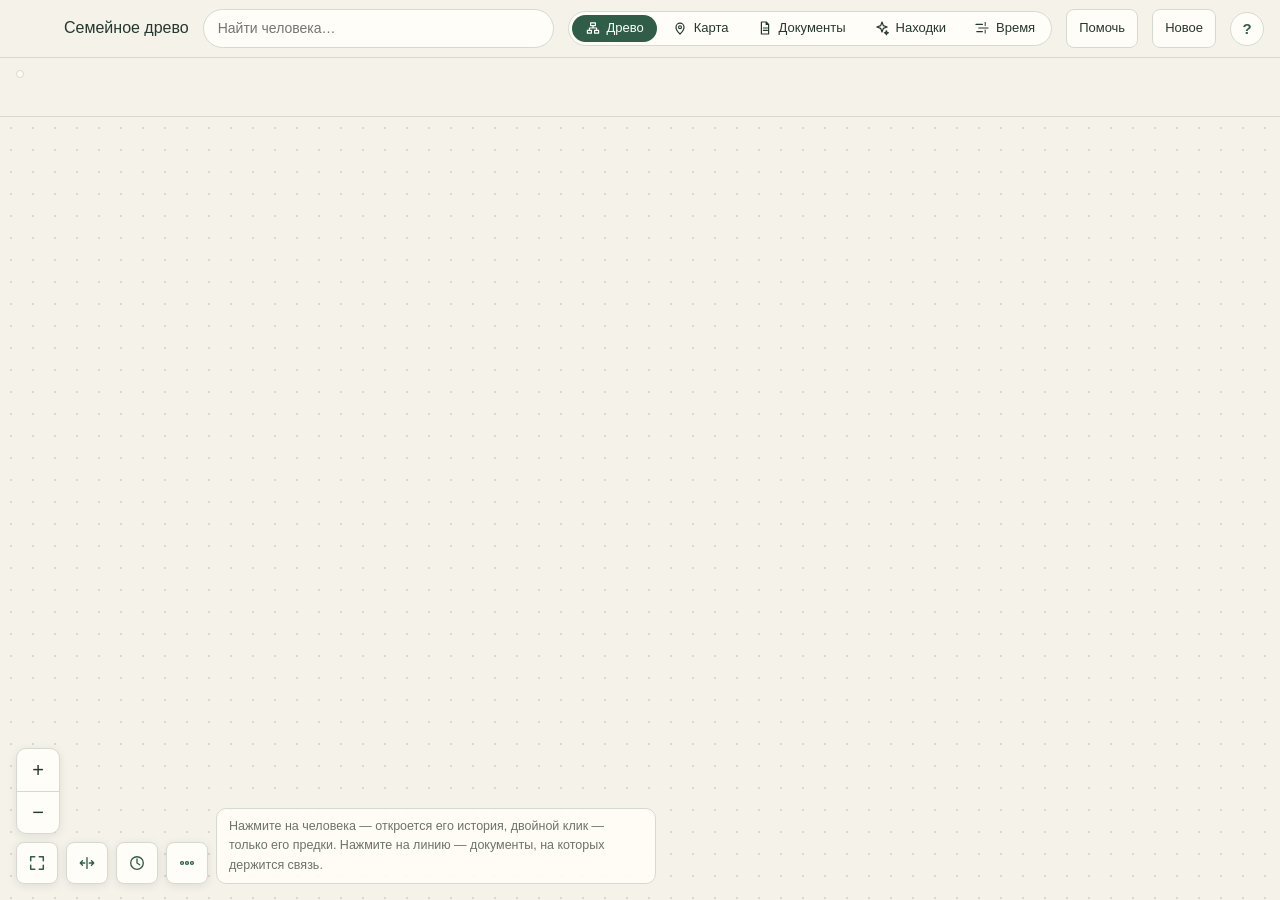
<file: index.html>
<!doctype html>
<html lang="en">
<head>
<meta charset="utf-8">
<meta name="viewport" content="width=device-width, initial-scale=1">
<title>Family tree</title>
<!-- The site lives in app/; the root of the repository (GitHub Pages) leads there. -->
<meta http-equiv="refresh" content="0; url=app/">
<link rel="canonical" href="app/">
</head>
<body><p><a href="app/">Open the family tree</a></p></body>
</html>
</file>
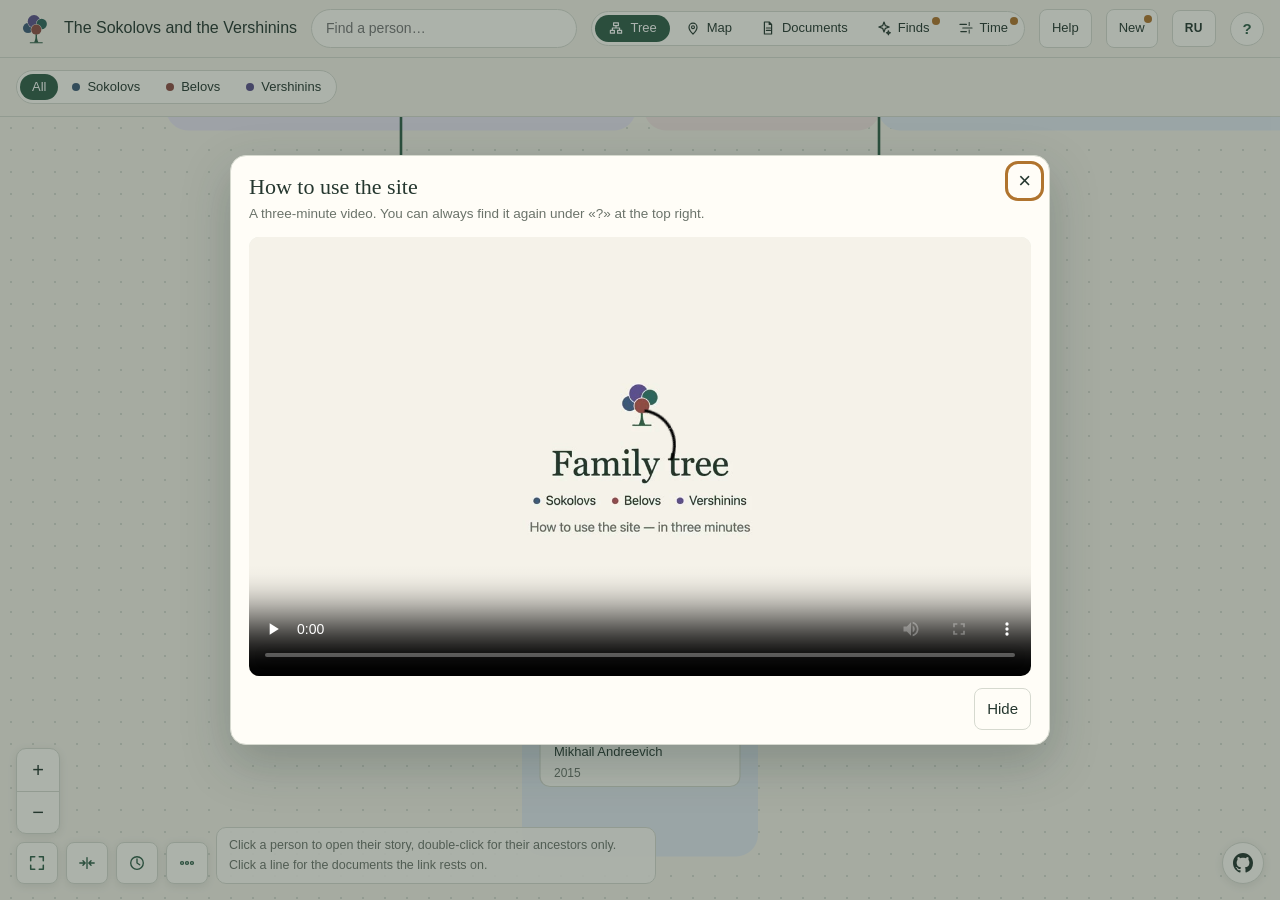
<file: app/index.html>
<!doctype html>
<html lang="ru">
<head>
  <meta charset="UTF-8">
  <meta name="viewport" content="width=device-width, initial-scale=1, viewport-fit=cover">
  <meta name="color-scheme" content="light">
  <meta name="theme-color" content="#f5f2e9">
  <title>Семейное древо</title>
  <link rel="icon" href="icons/favicon.svg" type="image/svg+xml">
  <link rel="icon" href="icons/favicon-32.png" sizes="32x32" type="image/png">
  <link rel="apple-touch-icon" href="icons/apple-touch-icon.png">
  <link rel="manifest" href="manifest.webmanifest">
  <meta name="apple-mobile-web-app-title" content="Древо">
  <meta name="apple-mobile-web-app-capable" content="yes">
  <meta name="mobile-web-app-capable" content="yes">
  <meta name="apple-mobile-web-app-status-bar-style" content="default">
  <link rel="stylesheet" href="style.css?v=1b08d43474">
</head>
<body>
<header class="bar">
  <a class="brand" href="#" id="home" aria-label="Семейное древо: к началу" title="К началу"><img class="monogram" src="icons/mark.svg" alt=""><span class="brand-text" id="brand-text">Семейное древо</span></a>
  <nav class="groups" id="groups" aria-label="Ветки семьи"></nav>
  <div class="search">
    <input type="search" id="search" placeholder="Найти человека…" autocomplete="off" aria-label="Найти человека" role="combobox" aria-autocomplete="list" aria-expanded="false" aria-controls="results">
    <div id="results" role="listbox" hidden></div>
  </div>
  <nav class="modes" id="modes" aria-label="Режим"><button data-mode="tree" aria-pressed="true" title="Древо" aria-label="Древо"><svg viewBox="0 0 20 20" width="16" height="16" fill="none" stroke="currentColor" stroke-width="1.5" stroke-linejoin="round" stroke-linecap="round" aria-hidden="true"><path d="M7 3.5h6v3.5H7zM3 13h5v3.5H3zM12 13h5v3.5h-5zM10 7v3M5.5 13v-3h9v3"/></svg><span class="long">Древо</span></button><button data-mode="map" aria-pressed="false" title="Карта" aria-label="Карта"><svg viewBox="0 0 20 20" width="16" height="16" fill="none" stroke="currentColor" stroke-width="1.5" stroke-linejoin="round" stroke-linecap="round" aria-hidden="true"><path d="M10 17.5s-5-4.6-5-8.5a5 5 0 0 1 10 0c0 3.9-5 8.5-5 8.5z"/><circle cx="10" cy="9" r="1.8"/></svg><span class="long">Карта</span></button><button data-mode="docs" aria-pressed="false" title="Документы" aria-label="Документы"><svg viewBox="0 0 20 20" width="16" height="16" fill="none" stroke="currentColor" stroke-width="1.5" stroke-linejoin="round" stroke-linecap="round" aria-hidden="true"><path d="M5.5 2.5h6l3 3v12h-9zM11.5 2.5v3h3M8 10h5M8 13h5"/></svg><span class="long">Документы</span></button><button data-mode="finds" aria-pressed="false" title="Находки" aria-label="Находки"><svg viewBox="0 0 20 20" width="16" height="16" fill="none" stroke="currentColor" stroke-width="1.5" stroke-linejoin="round" stroke-linecap="round" aria-hidden="true"><path d="M10 2.5l1.7 4.6 4.8 1.6-4.8 1.7L10 15l-1.7-4.6-4.8-1.7 4.8-1.6zM15.5 13.5l.7 1.8 1.8.7-1.8.7-.7 1.8-.7-1.8-1.8-.7 1.8-.7z"/></svg><span class="long">Находки</span></button><button data-mode="time" aria-pressed="false" title="Время" aria-label="Время"><svg viewBox="0 0 20 20" width="16" height="16" fill="none" stroke="currentColor" stroke-width="1.5" stroke-linejoin="round" stroke-linecap="round" aria-hidden="true"><path d="M2.5 5.5h8M6 10h11.5M3.5 14.5h7"/><path d="M14 3v4M14 12.5v4" stroke-width="1.2"/></svg><span class="long">Время</span></button></nav>
  <button class="legend-toggle help-toggle" id="help-toggle" aria-controls="panel" aria-label="Помочь дополнить"><span class="long">Помочь дополнить</span><span class="short">Помочь</span></button>
  <button class="legend-toggle news-toggle" id="news-toggle" aria-controls="panel" aria-label="Что нового"><span class="long">Что нового</span><span class="short">Новое</span></button>
  <button class="legend-toggle lang-toggle" id="lang-toggle" hidden></button>
  <button class="legend-toggle about-toggle" id="legend-toggle" aria-expanded="false" aria-controls="legend" aria-label="Что здесь есть и как читать линии" title="Что здесь есть и как читать линии">?</button>
</header>
<div class="intro" id="intro" role="dialog" aria-modal="true" aria-labelledby="intro-title" hidden>
  <div class="intro-box">
    <button class="intro-close" id="intro-close" aria-label="Скрыть видео">×</button>
    <h2 id="intro-title">Как пользоваться сайтом</h2>
    <p>Видео на три минуты. Потом его всегда можно найти под «?» вверху справа.</p>
    <video id="intro-video" controls playsinline preload="none"></video>
    <div class="intro-foot"><button id="intro-hide">Скрыть</button></div>
  </div>
</div>
<div class="me-ask" id="me-ask" role="alertdialog" aria-labelledby="me-ask-text" hidden><p id="me-ask-text"></p><div><button id="me-no">Нет</button><button id="me-yes">Да</button></div></div>
<main id="stage">
  <svg id="tree" role="application" aria-label="Семейное древо. Перетаскивайте для перемещения, колесо или щипок — масштаб. Нажмите на человека или линию.">
    <g id="world"><g id="group-areas" aria-hidden="true"></g><g id="edges"></g><g id="path-overlay" aria-hidden="true"></g><g id="group-names"></g><g id="nodes"></g></g>
  </svg>
  <div class="zoom" aria-label="Масштаб">
    <div class="zoom-pair"><button id="zoom-in" aria-label="Приблизить">+</button><button id="zoom-out" aria-label="Отдалить">−</button></div>
    <div class="zoom-row"><button id="zoom-fit" aria-label="Вписать всё древо в экран" data-tip="Вписать древо в экран"><svg viewBox="0 0 20 20" width="18" height="18" fill="none" stroke="currentColor" stroke-width="1.7" stroke-linecap="round" stroke-linejoin="round" aria-hidden="true"><path d="M3 7.5V3h4.5M12.5 3H17v4.5M17 12.5V17h-4.5M7.5 17H3v-4.5"/></svg></button><button id="side-toggle" class="print-toggle" aria-pressed="false"><svg viewBox="0 0 20 20" width="18" height="18" fill="none" stroke="currentColor" stroke-width="1.6" stroke-linecap="round" stroke-linejoin="round" aria-hidden="true"><path class="side-open" d="M10 4v12M12.5 10H17.5M15 7.5l2.5 2.5-2.5 2.5M7.5 10H2.5M5 7.5L2.5 10 5 12.5"/><path class="side-fold" d="M10 4v12M18 10h-5.5M14.5 7.5L12 10l2.5 2.5M2 10h5.5M5.5 7.5L8 10l-2.5 2.5"/></svg></button><button id="year-toggle" class="print-toggle" aria-pressed="false" aria-controls="year-bar" aria-label="Древо в году: кто тогда жил и сколько им было лет" data-tip="Древо в году"><svg viewBox="0 0 20 20" width="18" height="18" fill="none" stroke="currentColor" stroke-width="1.6" stroke-linecap="round" stroke-linejoin="round" aria-hidden="true"><circle cx="10" cy="10" r="7"/><path d="M10 5.5V10l3 2"/></svg></button><span class="tree-menu-wrap"><button id="tree-menu" class="print-toggle" aria-haspopup="menu" aria-expanded="false" aria-controls="tree-menu-list" aria-label="Ещё: печать и файл древа" data-tip="Ещё: печать и файл"><svg viewBox="0 0 20 20" width="18" height="18" fill="currentColor" aria-hidden="true"><circle cx="4.5" cy="10" r="1.6"/><circle cx="10" cy="10" r="1.6"/><circle cx="15.5" cy="10" r="1.6"/></svg></button><span class="tree-menu" id="tree-menu-list" role="menu" hidden><button id="print-toggle" role="menuitem"><svg viewBox="0 0 20 20" width="18" height="18" fill="none" stroke="currentColor" stroke-width="1.5" stroke-linejoin="round" aria-hidden="true"><path d="M5 7V2.5h10V7M5 14.5H3.5a1 1 0 0 1-1-1V8a1 1 0 0 1 1-1h13a1 1 0 0 1 1 1v5.5a1 1 0 0 1-1 1H15M5 11.5h10v6H5z"/></svg><span>Напечатать схему (A3)</span></button><button id="fan-mine" role="menuitem" hidden><svg viewBox="0 0 20 20" width="18" height="18" fill="none" stroke="currentColor" stroke-width="1.5" stroke-linejoin="round" stroke-linecap="round" aria-hidden="true"><path d="M2.5 15A7.5 7.5 0 0 1 17.5 15M5.5 15a4.5 4.5 0 0 1 9 0M10 7.5V3M4.7 9.7 1.6 6.6M15.3 9.7l3.1-3.1"/></svg><span>Веер моих предков</span></button><button id="export-toggle" role="menuitem"><svg viewBox="0 0 20 20" width="18" height="18" fill="none" stroke="currentColor" stroke-width="1.5" stroke-linejoin="round" stroke-linecap="round" aria-hidden="true"><path d="M10 2.5v10M6 8.5l4 4 4-4M3.5 13v4h13v-4"/></svg><span>Скачать древо файлом (GEDCOM)</span></button></span></span></div>
  </div>
  <section id="legend" class="legend" hidden aria-label="Что здесь есть и как читать линии">
    <button class="legend-close" id="legend-close" aria-label="Закрыть">×</button>
    <h2 id="about-title">Семейное древо</h2>
    <p class="about-lead" id="about-lead"></p>
    <button class="intro-open" id="intro-open"><svg viewBox="0 0 20 20" width="16" height="16" fill="currentColor" aria-hidden="true"><path d="M6 4.5v11l9-5.5z"/></svg>Видео: как пользоваться сайтом</button>
    <ul class="about-list" id="about-list"></ul>
    <h3>Насколько надёжна связь</h3>
    <div id="legend-rows"></div>
    <p class="legend-tail" id="legend-tail"></p>
  </section>
  <div class="year-bar" id="year-bar" role="group" aria-labelledby="year-bar-title" hidden>
    <div class="year-row"><label class="year-title" id="year-bar-title" for="year-range">Древо в году</label><input type="range" id="year-range" step="1" aria-describedby="year-say"><input type="number" id="year-input" step="1" inputmode="numeric" aria-label="Год"><button class="year-close" id="year-close" aria-label="Выключить: всё древо без года">×</button></div>
    <p class="year-say" id="year-say" aria-live="polite"></p>
  </div>
  <div class="focusbar" id="focusbar" hidden><span>Фокус: <strong id="focus-name"></strong> и его предки</span><button id="focus-exit">Всё древо</button></div>
  <section class="page map-page" id="map-page" aria-label="Карта мест" hidden>
    <div class="page-head"><h2>Карта мест</h2><button class="map-back" id="map-back" hidden>← Вся карта</button><button class="page-close" id="map-close" aria-label="Закрыть карту, вернуться к древу">К древу ×</button></div>
    <div class="map-body"><div class="map-wrap" id="map-wrap"><svg id="map-svg" role="img" aria-label="Карта мест семьи. Перетаскивайте, колесо или щипок — масштаб."></svg><div class="map-zoom zoom-pair"><button data-map-zoom="in" aria-label="Приблизить карту">+</button><button data-map-zoom="out" aria-label="Отдалить карту">−</button></div></div><div class="map-list" id="map-list"></div></div>
  </section>
  <section class="page docs-page" id="docs-page" aria-label="Документы" hidden>
    <div class="page-head"><h2>Документы</h2><div class="seg" role="group" aria-label="Как листать"><button data-docs-by="place" aria-pressed="true">По месту</button><button data-docs-by="year" aria-pressed="false">По годам</button><button data-docs-by="photo" aria-pressed="false">Фото</button></div><button class="page-close" id="docs-close" aria-label="Закрыть документы, вернуться к древу">К древу ×</button></div>
    <nav class="docs-jump" id="docs-jump" aria-label="Разделы"></nav>
    <div class="docs-body" id="docs-body"></div>
  </section>
  <section class="page book-page" id="book-page" aria-label="Книжка историй" hidden>
    <div class="page-head"><h2>Книжка историй</h2><div class="pick" id="book-pick"><button class="pick-btn" id="book-scope" aria-haspopup="listbox" aria-expanded="false" aria-label="Чья книжка"><span id="book-scope-label"></span><svg viewBox="0 0 20 20" width="14" height="14" fill="none" stroke="currentColor" stroke-width="1.7" stroke-linecap="round" stroke-linejoin="round" aria-hidden="true"><path d="M5.5 8l4.5 4.5L14.5 8"/></svg></button><div class="pick-list" id="book-scope-list" role="listbox" hidden></div></div><button class="book-print" id="book-print" aria-label="Напечатать книжку" title="Напечатать книжку"><svg viewBox="0 0 20 20" width="18" height="18" fill="none" stroke="currentColor" stroke-width="1.5" stroke-linejoin="round" aria-hidden="true"><path d="M5 7V2.5h10V7M5 14.5H3.5a1 1 0 0 1-1-1V8a1 1 0 0 1 1-1h13a1 1 0 0 1 1 1v5.5a1 1 0 0 1-1 1H15M5 11.5h10v6H5z"/></svg></button><button class="page-close" id="book-close" aria-label="Закрыть книжку, вернуться к древу">К древу ×</button></div>
    <div class="book-body" id="book-body"></div>
  </section>
  <section class="page days-page" id="days-page" aria-label="В этот день" hidden>
    <div class="page-head"><h2>В этот день</h2><button class="page-close" id="days-close" aria-label="Закрыть, вернуться к древу">К древу ×</button></div>
    <div class="days-body" id="days-body"></div>
  </section>
  <section class="page finds-page" id="finds-page" aria-label="Находки" hidden>
    <div class="page-head"><h2>Находки</h2><nav class="finds-filter" id="finds-filter" aria-label="Ветка семьи"></nav><button class="page-close" id="finds-close" aria-label="Закрыть находки, вернуться к древу">К древу ×</button></div>
    <div class="finds-body" id="finds-body"></div>
  </section>
  <section class="page time-page" id="time-page" aria-label="Время" hidden>
    <div class="page-head"><h2>Время</h2><nav class="finds-filter time-filter" id="time-filter" aria-label="Ветка семьи"></nav><button class="page-close" id="time-close" aria-label="Закрыть время, вернуться к древу">К древу ×</button></div>
    <div class="time-tools"><label class="time-year">Год <input type="number" id="time-year" step="1" inputmode="numeric"></label><button class="time-events" id="time-events" aria-pressed="false">Все события</button><button class="time-tree" id="time-tree" aria-label="Показать на древе в этом году"><span class="long">Показать на древе</span><span class="short">На древе</span></button></div>
    <p class="time-say" id="time-say" aria-live="polite"></p>
    <p class="time-met" id="time-met" hidden></p>
    <div class="time-body" id="time-body"></div>
  </section>
  <section class="page fan-page" id="fan-page" aria-label="Веер предков" hidden>
    <div class="page-head"><h2>Веер предков</h2><button class="book-print" id="fan-print" aria-label="Напечатать веер (A4)" title="Напечатать веер (A4)"><svg viewBox="0 0 20 20" width="18" height="18" fill="none" stroke="currentColor" stroke-width="1.5" stroke-linejoin="round" aria-hidden="true"><path d="M5 7V2.5h10V7M5 14.5H3.5a1 1 0 0 1-1-1V8a1 1 0 0 1 1-1h13a1 1 0 0 1 1 1v5.5a1 1 0 0 1-1 1H15M5 11.5h10v6H5z"/></svg></button><button class="page-close" id="fan-close" aria-label="Закрыть веер, вернуться к древу">К древу ×</button></div>
    <div class="fan-body" id="fan-body">
      <div class="fan-wrap" id="fan-wrap"><p class="fan-print-head" id="fan-print-head"></p><svg id="fan-svg" role="group" aria-label="Веер предков"><defs><pattern id="fan-hatch-2" width="7" height="7" patternUnits="userSpaceOnUse" patternTransform="rotate(45)"><rect width="7" height="7" fill="#f6e9d6"/><path d="M0 0V7" stroke="#e0c49c" stroke-width="2.4"/></pattern><pattern id="fan-hatch-1" width="6" height="6" patternUnits="userSpaceOnUse" patternTransform="rotate(-45)"><rect width="6" height="6" fill="#f0f0eb"/><path d="M0 0V6" stroke="#d6d6ce" stroke-width="2"/></pattern></defs><g id="fan-world"></g></svg><div class="fan-zoom zoom-pair" id="fan-zoom"><button data-fan-zoom="in" aria-label="Приблизить веер" title="Приблизить">+</button><button data-fan-zoom="out" aria-label="Отдалить веер" title="Отдалить">−</button><button data-fan-zoom="fit" aria-label="Вписать веер в экран" title="Вписать веер"><svg viewBox="0 0 20 20" width="18" height="18" fill="none" stroke="currentColor" stroke-width="1.7" stroke-linecap="round" stroke-linejoin="round" aria-hidden="true"><path d="M3 7.5V3h4.5M12.5 3H17v4.5M17 12.5V17h-4.5M7.5 17H3v-4.5"/></svg></button></div><div class="fan-print-foot" id="fan-print-foot"></div></div>
      <div class="fan-side" id="fan-side"></div>
    </div>
  </section>
  <div class="print-head" id="print-head" aria-hidden="true"></div>
  <div class="print-legend" id="print-legend" aria-hidden="true"></div>
  <button class="today-line" id="today-line" hidden></button>
  <p class="hint" id="hint">Нажмите на человека — откроется его история, двойной клик — только его предки. Нажмите на линию — документы, на которых держится связь.</p>
</main>
<div class="panel-resize" id="panel-resize" role="separator" aria-orientation="vertical" aria-label="Ширина карточки: потяните; двойной клик — обычная ширина" title="Потяните, чтобы сделать карточку шире или уже. Двойной клик — обычная ширина" tabindex="0"></div>
<nav class="modes modes-foot" id="modes-foot" aria-label="Режим"><button data-mode="tree" aria-pressed="true" title="Древо" aria-label="Древо"><svg viewBox="0 0 20 20" width="16" height="16" fill="none" stroke="currentColor" stroke-width="1.5" stroke-linejoin="round" stroke-linecap="round" aria-hidden="true"><path d="M7 3.5h6v3.5H7zM3 13h5v3.5H3zM12 13h5v3.5h-5zM10 7v3M5.5 13v-3h9v3"/></svg><span class="long">Древо</span></button><button data-mode="map" aria-pressed="false" title="Карта" aria-label="Карта"><svg viewBox="0 0 20 20" width="16" height="16" fill="none" stroke="currentColor" stroke-width="1.5" stroke-linejoin="round" stroke-linecap="round" aria-hidden="true"><path d="M10 17.5s-5-4.6-5-8.5a5 5 0 0 1 10 0c0 3.9-5 8.5-5 8.5z"/><circle cx="10" cy="9" r="1.8"/></svg><span class="long">Карта</span></button><button data-mode="docs" aria-pressed="false" title="Документы" aria-label="Документы"><svg viewBox="0 0 20 20" width="16" height="16" fill="none" stroke="currentColor" stroke-width="1.5" stroke-linejoin="round" stroke-linecap="round" aria-hidden="true"><path d="M5.5 2.5h6l3 3v12h-9zM11.5 2.5v3h3M8 10h5M8 13h5"/></svg><span class="long">Документы</span></button><button data-mode="finds" aria-pressed="false" title="Находки" aria-label="Находки"><svg viewBox="0 0 20 20" width="16" height="16" fill="none" stroke="currentColor" stroke-width="1.5" stroke-linejoin="round" stroke-linecap="round" aria-hidden="true"><path d="M10 2.5l1.7 4.6 4.8 1.6-4.8 1.7L10 15l-1.7-4.6-4.8-1.7 4.8-1.6zM15.5 13.5l.7 1.8 1.8.7-1.8.7-.7 1.8-.7-1.8-1.8-.7 1.8-.7z"/></svg><span class="long">Находки</span></button><button data-mode="time" aria-pressed="false" title="Время" aria-label="Время"><svg viewBox="0 0 20 20" width="16" height="16" fill="none" stroke="currentColor" stroke-width="1.5" stroke-linejoin="round" stroke-linecap="round" aria-hidden="true"><path d="M2.5 5.5h8M6 10h11.5M3.5 14.5h7"/><path d="M14 3v4M14 12.5v4" stroke-width="1.2"/></svg><span class="long">Время</span></button></nav>
<aside id="panel" aria-label="Карточка" tabindex="-1" data-state="closed">
  <div class="panel-top">
    <button class="grip" id="grip" aria-label="Развернуть или свернуть карточку"><span></span></button>
    <div class="panel-head"><button class="back" id="back" hidden>← Назад</button><button class="expand-btn" id="expand-sheet" aria-label="Развернуть карточку на весь экран">⤢ Развернуть</button><button class="print-card" id="print-card" aria-label="Напечатать карточку" title="Напечатать карточку"><svg viewBox="0 0 20 20" width="18" height="18" fill="none" stroke="currentColor" stroke-width="1.5" stroke-linejoin="round" aria-hidden="true"><path d="M5 7V2.5h10V7M5 14.5H3.5a1 1 0 0 1-1-1V8a1 1 0 0 1 1-1h13a1 1 0 0 1 1 1v5.5a1 1 0 0 1-1 1H15M5 11.5h10v6H5z"/></svg></button><button class="close" id="close" aria-label="Закрыть карточку"><svg viewBox="0 0 20 20" width="18" height="18" fill="none" stroke="currentColor" stroke-width="2" stroke-linecap="round" aria-hidden="true"><path d="M4.5 4.5l11 11M15.5 4.5l-11 11"/></svg></button></div>
  </div>
  <div id="panel-body"></div>
</aside>
<p class="sr-only" id="panel-say" aria-live="polite"></p>
<div class="load-fail" id="load-fail" role="alert" hidden><div class="load-fail-box"><p>Не удалось загрузить данные сайта. Проверьте связь и обновите страницу.</p><button id="load-retry">Обновить</button></div></div>
<div id="viewer" role="dialog" aria-modal="true" aria-label="Документ" hidden>
  <div class="viewer-bar">
    <div class="viewer-title"><strong id="viewer-title"></strong><small id="viewer-sub"></small></div>
    <div class="viewer-tools"><button id="viewer-prev" aria-label="Предыдущая страница">‹</button><span id="viewer-page"></span><button id="viewer-next" aria-label="Следующая страница">›</button><button id="viewer-close" aria-label="Закрыть документ">×</button></div>
  </div>
  <div class="viewer-stage" id="viewer-stage"><div id="viewer-sheet"></div></div>
  <button class="viewer-doc prev" id="viewer-doc-prev" aria-label="Предыдущий документ" hidden><svg viewBox="0 0 20 20" width="22" height="22" fill="none" stroke="currentColor" stroke-width="2" stroke-linecap="round" stroke-linejoin="round" aria-hidden="true"><path d="M12.5 4l-6 6 6 6"/></svg></button>
  <button class="viewer-doc next" id="viewer-doc-next" aria-label="Следующий документ" hidden><svg viewBox="0 0 20 20" width="22" height="22" fill="none" stroke="currentColor" stroke-width="2" stroke-linecap="round" stroke-linejoin="round" aria-hidden="true"><path d="M7.5 4l6 6-6 6"/></svg></button>
  <div class="viewer-foot" id="viewer-foot"></div>
</div>
<script src="vendor/dagre.min.js?v=2cde82baf0"></script><script src="data.js?v=7a0d975aee"></script>
<script src="core.js?v=38da73294c"></script>
<script src="lang.js?v=597a78c938"></script>
<script src="family.js?v=e48be183f4"></script>
<script src="layout.js?v=1162c4c158"></script>
<script src="facts.js?v=93fd7f02ef"></script>
<script src="gedcom.js?v=ea96fb4d51"></script>
<script src="ancestors.js?v=85dc93f89a"></script>
<script src="ui.js?v=036c7bbc44"></script>
<script src="panzoom.js?v=5378868ac0"></script>
<script src="tree.js?v=3ca90e2ba1"></script>
<script src="panel.js?v=33e9f40827"></script>
<script src="map.js?v=39b2c2d794"></script>
<script src="docs.js?v=ab32d2706e"></script>
<script src="book.js?v=d2e8d4612f"></script>
<script src="days.js?v=8201b89b30"></script>
<script src="finds.js?v=419157449f"></script>
<script src="time.js?v=a1f5994c2a"></script>
<script src="fan.js?v=2e35d601f4"></script>
<script src="app.js?v=94bfffda9c"></script>
</body>
</html>
</file>
<file: app/style.css>
:root{
  --paper:#f5f2e9;--panel:#fffdf7;--ink:#25372f;--muted:#6b736a;--line:#d6d9cf;--soft:#e8eee5;
  --forest:#2f5d47;--sage:#5f8f74;--clay:#8a7a62;--amber:#b0742e;--grey:#a3a39a;--alert:#a1452f;
  --bar:56px;--panel-w:440px;
  /* Branch colours: pale areas behind the cards, deep tones for names and dots. Kept apart from the
     reliability colours (forest, sage, clay, amber, grey), which belong to lines only. */
  --g-1:#e3e9f1;--g-1-ink:#3d5b78;
  --g-2:#f3e3e0;--g-2-ink:#8e4c45;
  --g-3:#e9e4f3;--g-3-ink:#5b4f8c;
  --g-4:#dfebe7;--g-4-ink:#2e655c;
  --g-5:#f3ecda;--g-5-ink:#7a5c22;
  --g-6:#e2edf0;--g-6-ink:#2f6170;
  --serif:Georgia,"Times New Roman",serif;
  --sans:-apple-system,BlinkMacSystemFont,"Segoe UI",Roboto,sans-serif;
}
*{box-sizing:border-box}
html,body{height:100%}
body{margin:0;-webkit-tap-highlight-color:transparent;background:var(--paper);color:var(--ink);font:15px/1.55 var(--sans);overflow:hidden;-webkit-text-size-adjust:100%}
button,input{font:inherit;color:inherit}
button{cursor:pointer;border:1px solid var(--line);background:var(--panel);border-radius:8px;padding:8px 12px}
button:hover{background:var(--soft)}
:focus-visible{outline:3px solid var(--amber);outline-offset:2px}
a{color:var(--forest)}
h1,h2,h3{font-family:var(--serif);font-weight:400;line-height:1.15;margin:0}

/* Top bar */
.bar{position:fixed;inset:0 0 auto 0;height:var(--bar);display:flex;align-items:center;gap:14px;padding:0 16px;padding-top:env(safe-area-inset-top);background:rgba(245,242,233,.94);backdrop-filter:blur(8px);border-bottom:1px solid var(--line);z-index:20}
.brand{display:flex;align-items:center;gap:10px;text-decoration:none;color:var(--ink);font-size:16px;white-space:nowrap}
.brand small{display:block;font-size:9.5px;letter-spacing:2px;color:var(--muted)}
.monogram{display:block;width:38px;height:38px;flex:none}
.search{position:relative;flex:1;max-width:420px;margin-left:auto}
.search input{width:100%;border:1px solid var(--line);border-radius:999px;padding:8px 14px;background:var(--panel);font-size:14px}
#results{position:absolute;top:calc(100% + 6px);left:0;right:0;max-height:60vh;overflow:auto;background:var(--panel);border:1px solid var(--line);border-radius:12px;box-shadow:0 12px 32px rgba(37,55,47,.14);padding:6px}
#results button{display:block;width:100%;text-align:left;border:0;background:none;padding:9px 10px;border-radius:8px}
#results button:hover,#results button[aria-selected=true]{background:var(--soft)}
#results small{display:block;color:var(--muted);font-size:12px}
#results .empty{padding:10px;color:var(--muted);font-size:13px}
.news-toggle{position:relative}
.news-toggle .short{display:none}
.news-toggle.unread::after{content:"";position:absolute;top:5px;right:5px;width:8px;height:8px;border-radius:50%;background:var(--amber);box-shadow:0 0 0 2px var(--panel)}
.news h3{margin:22px 0 8px}
.news ul{margin:0 0 10px;padding-left:18px}
.news li{margin:0 0 8px}
/* «Что нового»: an entry already seen shows its first line; «Подробнее» opens it. */
.news .lead{font-family:var(--serif);font-size:16px;margin:0 0 10px}
.news:not(.open) .news-more{display:none}
.news-open,.news-older{font-size:13px;color:var(--forest);border-color:var(--line);padding:4px 12px}
.news-older{display:block;margin:22px 0 0}
.legend-toggle{font-size:13px;white-space:nowrap}
.help-toggle .short{display:none}

/* Branch switcher: «Все» and one chip per side of the family */
.groups{display:flex;gap:2px;padding:3px;border:1px solid var(--line);border-radius:999px;background:var(--panel);flex:none}
.groups button{display:inline-flex;align-items:center;gap:7px;border:0;border-radius:999px;padding:5px 12px;font-size:13px;line-height:1.3;background:none;white-space:nowrap}
.groups button:hover{background:var(--soft)}
.groups button i{width:8px;height:8px;border-radius:50%;flex:none}
.groups button.active{background:var(--forest);color:#fff}
.groups button.active i{box-shadow:0 0 0 1.5px #fff}
.groups button.opened{box-shadow:inset 0 0 0 1.5px var(--forest)}
.groups button.folded{color:var(--muted)}
.groups button.folded i{opacity:.4}
/* «Это я»: the reader's own plate, first in the row of branches; warm and outlined, unlike a branch chip.
   The name opens their card, × asks «Забыть, что вы — …?» */
.me-pill{display:inline-flex;align-items:center;flex:none;border-radius:999px;background:#fbefdc;box-shadow:inset 0 0 0 1.5px var(--amber);margin-right:6px}
.groups .me-pill button,.groups .me-pill button:hover{border:0;background:none;color:#6b4415}
.groups .me-pill .me-name{padding:5px 3px 5px 12px;font-weight:600}
.groups .me-pill .me-name i{background:var(--amber)}
.groups .me-pill .me-x{padding:3px 11px 5px 7px;font-size:16px;line-height:1;font-weight:400}
.groups .me-pill button:hover{text-decoration:underline}
/* The plate always says the first name only; the full name is in its tooltip */
.me-pill .long{display:none}
.me-pill .short{display:inline}
.me-ask{position:fixed;top:calc(var(--bar) + 8px);left:16px;z-index:30;max-width:calc(100% - 32px);background:var(--panel);border:1px solid var(--line);border-radius:14px;padding:14px 16px;box-shadow:0 12px 32px rgba(37,55,47,.18);font-size:14px}
.me-ask[hidden]{display:none}
/* The video about the site: once for every new reader, again from «?» */
.intro{position:fixed;inset:0;z-index:60;display:flex;align-items:center;justify-content:center;padding:16px;background:rgba(37,55,47,.38)}
.intro[hidden]{display:none}
.intro-box{position:relative;width:min(820px,100%);max-height:100%;overflow:auto;background:var(--panel);border:1px solid var(--line);border-radius:16px;padding:18px 18px 14px;box-shadow:0 18px 48px rgba(37,55,47,.25)}
.intro h2{font-size:22px;margin:0 36px 4px 0}
.intro p{font-size:13.5px;color:var(--muted);margin:0 0 12px}
.intro video{display:block;width:100%;aspect-ratio:16/9;border-radius:10px;background:var(--soft)}
.intro-close{position:absolute;top:10px;right:10px;border:0;background:none;font-size:22px;line-height:1;padding:4px 8px}
.intro-foot{display:flex;justify-content:flex-end;margin-top:12px}
.intro-open{display:inline-flex;align-items:center;gap:8px;margin:2px 0 4px;font-size:13px;color:var(--forest)}
/* Read by screen readers only (the title of a newly opened card). */
.sr-only{position:absolute;width:1px;height:1px;margin:-1px;padding:0;overflow:hidden;clip:rect(0 0 0 0);white-space:nowrap;border:0}
/* data.js did not load: the only thing on the page. */
.load-fail{position:fixed;inset:0;z-index:70;display:flex;align-items:center;justify-content:center;padding:16px;background:var(--paper)}
.load-fail[hidden]{display:none}
.load-fail-box{max-width:420px;background:var(--panel);border:1px solid var(--line);border-radius:14px;padding:20px 22px;box-shadow:0 10px 30px rgba(37,55,47,.12);text-align:center}
.load-fail-box p{margin:0 0 14px}
.load-fail-box button{background:var(--forest);border-color:var(--forest);color:#fff;min-width:120px}
/* A part of the data that did not come (ui.js, partFail): the same box, in place of the page's body or a list. */
.part-fail{display:flex;justify-content:center;padding:16px}
.page > .part-fail{flex:1;align-items:center}
.page.part-wait > :not(.page-head):not(.part-fail){display:none}
.me-ask p{margin:0 0 12px}
.me-ask div{display:flex;gap:8px;justify-content:flex-end}
.me-ask button{min-width:64px}
.me-ask #me-yes{background:var(--forest);border-color:var(--forest);color:#fff}

/* Tree stage */
#stage{position:fixed;inset:var(--bar) 0 0 0}
#group-areas,#group-names{pointer-events:none}
#group-names .group-title{font-family:var(--serif);font-size:22px}
#group-names .group-fold{pointer-events:auto;cursor:pointer}
#group-names .group-fold rect{fill:var(--panel);stroke:var(--pill);stroke-width:1.4}
#group-names .group-fold path{fill:none;stroke:var(--pill);stroke-width:1.8;stroke-linecap:round;stroke-linejoin:round}
#group-names .group-fold:hover rect,#group-names .group-fold:focus rect{fill:var(--soft);stroke-width:2}
#group-names .group-fold:focus{outline:none}
#tree{width:100%;height:100%;display:block;touch-action:none;cursor:grab;user-select:none;-webkit-user-select:none;background:radial-gradient(var(--line) .8px,transparent .8px) 0 0/22px 22px}
#tree.dragging{cursor:grabbing}
.hypothesis-label{font-family:var(--sans);font-size:12px;fill:var(--amber);paint-order:stroke;stroke:var(--paper, #f5f2e9);stroke-width:5px;stroke-linejoin:round;pointer-events:none}
/* The card slides in over the canvas, which keeps its full width: nothing bare opens beside the sliding card.
   The tree is placed in the part the card leaves free (stageBox in app.js); so are the focus bar and the legend. */
@media (min-width:761px){
  body.panel-open .focusbar{left:calc(50% - var(--panel-w) / 2)}
  body.panel-open .legend{right:calc(var(--panel-w) + 16px)}
}

.node rect{fill:var(--panel);stroke:var(--line);stroke-width:1.2}
.node text{font-family:var(--sans);fill:var(--ink);pointer-events:none}
.node .name{font-size:13px;font-weight:600}
.node .maiden{font-weight:500;fill:var(--muted)}
.node .given{font-weight:500}
.node .years{font-size:12px;fill:var(--muted)}
.node{cursor:pointer}
.node:hover rect.card,.node:focus rect.card{stroke:var(--forest)}
.node:focus{outline:none}
.node.root rect.card{stroke:var(--forest);stroke-width:2}
.node.selected rect.card{fill:#eef4ec;stroke:var(--forest);stroke-width:2.4}
.node.match rect.card{stroke:var(--amber);stroke-width:2.4}
.node.dim{opacity:.35}
.node.off-path{opacity:.28}
.edge.off-path{opacity:.15}
.edge.on-path{stroke-width:calc(4.5px * var(--lw, 1))!important}
.node.on-path rect.card{stroke:var(--forest);stroke-width:2}

.node.saint rect.card{fill:#fbf4e0;stroke:#b8913a;stroke-width:1.8}
/* A story new or rewritten since the reader's last look: a dot in the card's corner; in the open card, a word. */
.node .new-dot{fill:var(--amber);stroke:var(--panel);stroke-width:2;pointer-events:none}
.story-new{color:var(--amber);font:500 13px/1 system-ui,-apple-system,sans-serif;margin-left:8px;vertical-align:.1em;letter-spacing:0;text-transform:none}
.story-new::before{content:"";display:inline-block;width:8px;height:8px;border-radius:50%;background:var(--amber);margin-right:5px;vertical-align:middle}
@media print{.node .new-dot{display:none}}
.node.saint.selected rect.card{fill:#f6ecd0;stroke:#9a7426;stroke-width:2.6}
.cross circle{fill:#fbf4e0;stroke:#b8913a;stroke-width:1.8}
.cross path,.saint-plate path,.legend-cross path{fill:none;stroke:#a8822f;stroke-width:1.8;stroke-linecap:round}
.saint-plate{display:flex;gap:10px;align-items:flex-start;margin:12px 0 0;padding:10px 12px;border-radius:10px;background:#fbf4e0;border:1px solid #e4cf98;font-size:13.5px;color:#5b4515}
.saint-plate svg{flex:none;width:14px;height:22px}
.edge{fill:none;/* --lw thins lines when the tree is zoomed out (set in app.js) */stroke-linecap:round;pointer-events:none;vector-effect:non-scaling-stroke}
.hit{fill:none;stroke:transparent;stroke-width:16;vector-effect:non-scaling-stroke;cursor:pointer;pointer-events:stroke}
.hit:hover+.edge,.edge.selected{stroke-width:4.5!important}
.lvlp{stroke:var(--forest);stroke-width:calc(2.6px * var(--lw, 1))}
.lvl5{stroke:var(--forest);stroke-width:calc(2.6px * var(--lw, 1))}
.lvl4{stroke:var(--sage);stroke-width:calc(2.2px * var(--lw, 1))}
.lvl3{stroke:var(--clay);stroke-width:calc(2px * var(--lw, 1))}
.lvl2{stroke:var(--amber);stroke-width:calc(2.2px * var(--lw, 1));stroke-dasharray:8 6}
.lvl1{stroke:var(--grey);stroke-width:calc(2px * var(--lw, 1));stroke-dasharray:2 6}

.group-pill{cursor:pointer}
.group-pill rect{fill:var(--panel);stroke:var(--pill);stroke-width:1.4}
.group-pill text{font-family:var(--sans);font-size:12px;font-weight:600;fill:var(--pill)}
.group-pill path{fill:none;stroke:var(--pill);stroke-width:1.6;stroke-dasharray:3 4}
.group-pill:hover rect,.group-pill:focus rect{fill:var(--soft);stroke-width:2}
.group-pill:focus{outline:none}
/* ⚑ on a card with an open conflict: small and quiet; hidden when the tree is zoomed far out. */
.xflag{cursor:pointer}
.xflag rect{fill:transparent;stroke:none;pointer-events:all}
.xflag text{font-size:14px;fill:var(--alert);opacity:.65;pointer-events:none}
.xflag:hover text{opacity:1}
.far .xflag{display:none}
.expand{cursor:pointer}
.expand rect{fill:var(--amber);stroke:var(--panel);stroke-width:2}
.expand text{font-family:var(--sans);font-size:12px;font-weight:600;fill:#fff}
.expand:hover rect{fill:#8f5a1f}
.focusbar{position:absolute;top:58px;left:50%;transform:translateX(-50%);display:flex;align-items:center;gap:12px;max-width:calc(100% - 32px);background:var(--forest);color:#fff;border-radius:999px;padding:6px 6px 6px 16px;font-size:13px;box-shadow:0 6px 18px rgba(37,55,47,.2);z-index:6}
.focusbar span{white-space:nowrap;overflow:hidden;text-overflow:ellipsis}
.focusbar button{border:0;border-radius:999px;background:#fff;color:var(--forest);padding:6px 12px;font-size:12.5px;white-space:nowrap}
.focusbar[hidden]{display:none}
.focus-btn{display:block;margin:12px 0 0;border-color:var(--forest);color:var(--forest);font-size:13px}
/* The card's own buttons in one row, «Это я» first; they wrap on a narrow screen */
.card-actions{display:flex;flex-wrap:wrap;gap:8px;margin:12px 0 0}
.card-actions:not(:has(button)){display:none}
.card-actions .focus-btn{margin:0;padding:6px 10px;white-space:nowrap}
.zoom{position:absolute;left:16px;bottom:calc(16px + env(safe-area-inset-bottom));display:flex;flex-direction:column;gap:8px;z-index:5}
.zoom-row{display:flex;gap:8px}
/* The tree's two views, by one button: arrows apart open everyone, arrows together fold the side branches. */
#side-toggle .side-fold,#side-toggle[aria-pressed=true] .side-open{display:none}
#side-toggle[aria-pressed=true] .side-fold{display:inline}
/* Hints over the canvas buttons show at once on a mouse (a title waits a second); a phone has none. */
@media (hover:hover){
  .zoom [data-tip]{position:relative}
  .zoom [data-tip]:hover::after,.zoom [data-tip]:focus-visible::after{content:attr(data-tip);position:absolute;left:0;bottom:calc(100% + 8px);padding:6px 10px;border-radius:8px;background:var(--ink);color:var(--panel);font:500 12.5px/1.3 var(--sans);white-space:nowrap;pointer-events:none;z-index:6;box-shadow:0 4px 12px rgba(37,55,47,.18)}
  .zoom [aria-expanded=true]::after{display:none}
}
/* Print and the GEDCOM file share one button; its menu opens above it. */
.tree-menu-wrap{position:relative;display:inline-flex}
.tree-menu{position:absolute;left:0;bottom:calc(100% + 8px);display:flex;flex-direction:column;gap:2px;padding:6px;width:max-content;max-width:calc(100vw - 132px);background:var(--panel);border:1px solid var(--line);border-radius:12px;box-shadow:0 6px 20px rgba(37,55,47,.16)}
.tree-menu[hidden]{display:none}
.zoom .tree-menu button{width:auto;height:auto;display:flex;align-items:center;gap:10px;padding:9px 12px;border:0;border-radius:8px;background:none;box-shadow:none;font-size:14px;line-height:1.3;color:var(--ink);text-align:left}
.zoom .tree-menu button[hidden]{display:none}
.zoom .tree-menu button svg{color:var(--forest);flex:none}
.zoom .tree-menu button:hover,.zoom .tree-menu button:focus-visible{background:var(--soft)}
/* The column is as wide as its widest row (fit, print, download); its empty corner lets a tap through to the tree. */
.zoom{pointer-events:none}
.zoom>*{pointer-events:auto}
/* + and − are one control: a column of two halves with a thin rule between (also on the map) */
.zoom-pair{display:flex;flex-direction:column;border:1px solid var(--line);border-radius:10px;background:var(--panel);box-shadow:0 2px 8px rgba(37,55,47,.1);overflow:hidden;width:max-content}
.zoom-pair button{border:0;border-radius:0;box-shadow:none!important;background:none}
.zoom-pair button+button{border-top:1px solid var(--line)}
.zoom-pair button:hover{background:var(--soft)}
#zoom-fit{display:inline-flex;align-items:center;justify-content:center;color:var(--forest)}
.zoom button{width:42px;height:42px;padding:0;font-size:20px;box-shadow:0 2px 8px rgba(37,55,47,.1)}
.hint{position:absolute;left:216px;bottom:calc(16px + env(safe-area-inset-bottom));margin:0;max-width:440px;font-size:12.5px;color:var(--muted);background:rgba(255,253,247,.9);padding:8px 12px;border-radius:10px;border:1px solid var(--line)}

.legend{position:absolute;right:16px;top:12px;width:340px;max-width:calc(100% - 32px);max-height:calc(100% - 24px);overflow:auto;overscroll-behavior:contain;background:var(--panel);border:1px solid var(--line);border-radius:14px;padding:16px;box-shadow:0 12px 32px rgba(37,55,47,.14);z-index:7}
.legend h2{font-size:21px;margin:0 28px 6px 0}
.legend h3{font-family:var(--serif);font-weight:400;font-size:17px;margin:16px 0 6px}
.legend .about-lead{font-size:13px;color:var(--ink);margin:0 0 8px}
.about-list{list-style:none;margin:0;padding:0}
.about-list li{font-size:12.5px;color:var(--muted);line-height:1.4;padding:5px 0;border-top:1px solid var(--soft)}
.about-list strong{display:block;color:var(--ink);font-weight:600;font-size:13px}
.legend-close{position:absolute;top:10px;right:10px;border:0;background:none;font-size:20px;line-height:1;padding:4px 8px}
/* «?» in the header: what is here and how to read the lines */
.about-toggle{width:34px;height:34px;padding:0;border-radius:50%;font-size:15px;font-weight:600;flex:none;color:var(--forest)}
.about-toggle[aria-expanded=true]{background:var(--forest);color:#fff;border-color:var(--forest)}
.legend p{font-size:12.5px;color:var(--muted);margin:10px 0 0}
.legend-row{display:grid;grid-template-columns:46px 1fr;gap:10px;align-items:center;padding:5px 0;font-size:13px}
.legend-row small{display:block;color:var(--muted);font-size:11.5px;line-height:1.35}
.legend-flag text{font-family:var(--sans);font-size:14px;fill:var(--alert);opacity:.7}
.legend-row svg{width:46px;height:12px}

/* Panel */
#panel{position:fixed;top:var(--bar);right:0;bottom:0;width:var(--panel-w);background:var(--panel);border-left:1px solid var(--line);overflow-y:auto;overflow-x:hidden;overflow-wrap:anywhere;overscroll-behavior:contain;z-index:10;transform:translateX(100%);transition:transform .22s ease;padding:0 22px 40px}
#panel[data-state=open],#panel[data-state=peek],#panel[data-state=full]{transform:none}
.grip{display:none}
/* On a computer the card's left edge can be dragged: a wider card for reading a long life (kept in the browser). */
.panel-resize{display:none}
@media (min-width:761px){
  body.panel-open .panel-resize{display:block;position:fixed;top:var(--bar);bottom:0;right:calc(var(--panel-w) - 4px);width:9px;z-index:11;cursor:col-resize;touch-action:none}
  .panel-resize::after{content:"";position:absolute;top:50%;left:3px;width:3px;height:44px;margin-top:-22px;border-radius:2px;background:var(--line);opacity:0;transition:opacity .15s}
  .panel-resize:hover::after,.panel-resize:focus-visible::after,body.resizing .panel-resize::after{opacity:1;background:var(--sage)}
  body.resizing{cursor:col-resize;user-select:none}
  body.resizing #panel{transition:none}
}
/* The card's top row is kept low; its shadow shows only once the card is scrolled under it */
.panel-top{position:sticky;top:0;z-index:3;background:var(--panel);margin:0 -22px;padding:0 22px;transition:box-shadow .15s}
#panel.scrolled .panel-top{box-shadow:0 6px 8px -8px rgba(37,55,47,.25)}
.panel-head{display:flex;justify-content:space-between;align-items:center;gap:8px;padding:6px 0 0}
#panel-body{padding-top:10px}
/* On a computer the card's buttons share the line of its first heading: × at the right, «← Назад» at the
   left. Once the card is scrolled, their row turns solid and the text passes under it. */
@media (min-width:761px){
  .panel-top{margin-bottom:-38px;background:transparent;pointer-events:none}
  .panel-top button{pointer-events:auto}
  #panel.scrolled .panel-top{background:var(--panel)}
  #panel-body{padding-top:14px}
  /* The first line of a card stays clear of «Печать» and × on its right */
  #panel-body > .eyebrow:first-child{margin-right:84px;white-space:nowrap;overflow:hidden;text-overflow:ellipsis}
  #panel:has(#print-card[hidden]) #panel-body > .eyebrow:first-child{margin-right:44px}
  #panel:has(#back:not([hidden])) #panel-body > .eyebrow:first-child{margin-left:80px}
  /* Anything else on top (the note «Кем приходится…») stands below the buttons */
  #panel-body > :not(.eyebrow):first-child{margin-top:34px}
}
.expand-btn{display:none;border:1px solid var(--line);padding:5px 10px;font-size:12.5px;border-radius:999px}
.panel-head .close{margin-left:auto;margin-right:-8px;border:0;display:inline-flex;align-items:center;justify-content:center;width:34px;height:34px;padding:0}
.panel-head .close svg{display:block}
.back{border:0;padding:6px 10px;margin-left:-10px;background:none;color:var(--forest)}
.eyebrow{font-size:10.5px;letter-spacing:1.6px;text-transform:uppercase;color:var(--muted);margin:0 0 6px}
.card-title{font-size:27px;margin-bottom:6px}
.life{color:var(--muted);margin:0 0 12px}
.chip{display:inline-flex;align-items:center;gap:6px;font-size:12px;border-radius:999px;padding:3px 10px;background:var(--soft);color:var(--ink)}
.chip i{flex:none;width:8px;height:8px;border-radius:50%;background:currentColor}
.c5{color:var(--forest)}.c4{color:var(--sage)}.c3{color:var(--clay)}.c2{color:var(--amber)}.c1{color:#7d7d75}
.portrait{display:block;width:100%;max-height:340px;object-fit:contain;background:var(--soft);border-radius:12px;margin:14px 0 4px;border:0;padding:0;cursor:zoom-in}
.portrait-cap{font-size:12px;color:var(--muted);margin:0 0 6px}
#panel h3{font-size:18px;margin:26px 0 10px}
.story p{margin:0 0 12px;max-width:72ch}
.story .auto{color:var(--muted);font-size:13px}
.ref{display:inline-block;border:0;background:var(--soft);color:var(--forest);font-size:11px;line-height:1;padding:3px 5px;border-radius:5px;vertical-align:super;margin:0 1px}
.ref.r2,.ref.r1{background:#f6ead9;color:#87561f}
/* Life line: the year on the left, a thin rule with a dot per event, the fact and its references. */
.lifeline{list-style:none;margin:0;padding:0}
.lifeline li{display:grid;grid-template-columns:66px 1fr;gap:0 12px;font-size:13.5px;line-height:1.45}
.ll-year{padding:7px 0;text-align:right;font-variant-numeric:tabular-nums;color:var(--ink);font-weight:600;font-size:13px;line-height:1.35}
.lifeline li[hidden]{display:none}
.ll-year small{display:block;font-size:11.5px;font-weight:500;color:var(--muted)}
/* Sections of a long card: one quiet row under the card's buttons. */
/* It stays under the card's buttons while the card scrolls; the section in view is marked. One line, scrolled
   sideways when it does not fit. */
.contents{position:sticky;top:var(--ptop,38px);z-index:2;display:flex;gap:16px;margin:14px -22px 0;padding:8px 22px;background:var(--panel);border-top:1px solid var(--soft);overflow-x:auto;scrollbar-width:none;white-space:nowrap}
.contents::-webkit-scrollbar{display:none}
.contents button{flex:none;border:0;background:none;padding:3px 0;font-size:13px;color:var(--forest);border-radius:0;border-bottom:2px solid transparent}
.contents button:hover{background:none;color:var(--ink)}
.contents button.on{color:var(--ink);border-bottom-color:var(--sage)}
.contents small{color:var(--muted);font-size:12px}
#panel.stuck .contents{border-top-color:transparent;box-shadow:0 6px 8px -8px rgba(37,55,47,.25)}
#panel.stuck .panel-top{box-shadow:none}
.ll-open{font-size:12.5px;color:var(--forest);padding:3px 10px;margin:6px 0 0 78px}
.ll-year.rough{color:var(--muted);font-weight:500}
.ll-what{position:relative;padding:7px 0 7px 16px;border-left:1px solid var(--line);min-width:0;overflow-wrap:anywhere}
.ll-what::before{content:"";position:absolute;left:-4px;top:13px;width:7px;height:7px;border-radius:50%;background:var(--panel);box-shadow:inset 0 0 0 1px var(--sage)}
.lifeline li.edge-event .ll-what::before{background:var(--sage)}
.lifeline li:first-child .ll-what{border-image:linear-gradient(transparent 13px,var(--line) 13px) 1}
.lifeline li:last-child .ll-what{border-image:linear-gradient(var(--line) 14px,transparent 14px) 1}
.lifeline li:only-child .ll-what{border:0}
.ll-what .field{display:block;font-size:10.5px;letter-spacing:.8px;text-transform:uppercase;color:var(--muted);line-height:1.3;margin-bottom:1px}
.ll-what .ref{vertical-align:baseline;margin-left:2px}
.ll-note{font-size:12px;color:var(--muted);margin:6px 0 0 78px}
.facts{list-style:none;padding:0;margin:0}
.facts li{padding:8px 0;border-top:1px solid var(--soft)}
.facts .field{display:block;font-size:11px;letter-spacing:.8px;text-transform:uppercase;color:var(--muted)}
.kin{display:flex;flex-direction:column;gap:6px}
.kin button{display:flex;flex-direction:column;align-items:flex-start;gap:6px;text-align:left;padding:10px 12px;min-width:0}
.kin button>span:first-child{min-width:0}
.kin small{display:block;color:var(--muted);font-size:12px}
.kin .chip{flex:none;max-width:100%;white-space:nowrap}
.flag{border-left:3px solid var(--alert);background:#fbf1ec;padding:10px 12px;border-radius:0 10px 10px 0;margin:10px 0;font-size:13.5px}
.flag strong{display:block;margin-bottom:2px}
.flag.solved{border-left-color:var(--grey);background:var(--soft)}
.solved-group{margin:10px 0}
.solved-group summary{cursor:pointer;font-size:13px;color:var(--muted);padding:4px 0}
.decided{font-size:12.5px;color:var(--muted);margin:6px 0 0}
.docs-group{font-size:10.5px;letter-spacing:1.6px;text-transform:uppercase;color:var(--muted);margin:16px 0 8px}
.note{font-size:13.5px;color:var(--ink);background:var(--soft);padding:10px 12px;border-radius:10px}
/* «Вам: …» and «Это я» on a card */
.you{margin:-6px 0 12px;font-size:14px}
.you .linklike{font-weight:600}
.me-btn{display:inline-flex;align-items:center;gap:7px;border-color:#d8b98e;color:#6b4415;background:#fbefdc}
.me-btn i{width:8px;height:8px;border-radius:50%;background:var(--amber)}
.me-btn:hover{background:#f6e3c6}

/* «Знаете больше?» under a card, «Помогите заполнить» and the form for messages */
.tell{margin:30px 0 0;padding:14px 16px;border:1px dashed #cbbfa6;border-radius:12px;background:#fbf8f0}
.tell p{margin:0 0 10px;font-size:14px}
.send-open,.ask-btn{border-color:var(--forest);color:var(--forest);font-size:13.5px}
.ask{border:1px solid var(--line);border-radius:12px;padding:14px 16px;margin:0 0 12px;background:#fffefa}
.ask h4{font-family:var(--serif);font-weight:400;font-size:18px;line-height:1.25;margin:0 0 10px}
.ask p{margin:0 0 10px;font-size:14px}
.ask-key{display:flex;align-items:center;gap:8px;font-size:10.5px;letter-spacing:1.4px;text-transform:uppercase;color:var(--muted);margin-bottom:3px}
.ask-key .chip{letter-spacing:0;text-transform:none}
.ask-actions{display:flex;flex-wrap:wrap;gap:8px 14px;align-items:center;margin-top:12px}
.ask-actions .linklike{font-size:13.5px}
.ask-x{font-size:14px}
.ask-x strong{margin-bottom:4px}
.ask-group{border-top:1px solid var(--line)}
.ask-group:last-of-type{border-bottom:1px solid var(--line)}
.ask-group summary{cursor:pointer;padding:10px 0;font-size:14px}
.ask-list{list-style:none;margin:0 0 10px;padding:0}
.ask-list li{display:flex;align-items:center;justify-content:space-between;gap:10px;padding:6px 0;border-top:1px solid var(--soft)}
.ask-name{border:0;background:none;padding:2px 0;text-align:left;color:var(--forest);font-size:14px;min-width:0}
.ask-name small{display:block;color:var(--muted);font-size:12px}
.ask-btn.small{flex:none;padding:5px 10px;font-size:12.5px}
.req{border-left:3px solid var(--line);padding:2px 0 2px 12px;margin:0 0 14px;font-size:14px}
.req p{margin:0 0 6px}
.req-state{font-size:12.5px;color:var(--amber)}
.req-answered{color:var(--forest)}
.req-prepared{color:var(--muted)}
.req .ask-actions{margin-top:4px}
.no-photo{font-size:13px;color:var(--muted);margin:10px 0 4px}
.no-photo .linklike{font-size:13px}
.photo-wanted [hidden]{display:none}
.photo-branch{font-size:11px;letter-spacing:1.2px;text-transform:uppercase;color:var(--muted);margin:12px 0 2px}
.photo-wanted + .linklike{margin:4px 0 12px;font-size:13.5px}
.send label{display:block;font-size:12.5px;color:var(--muted);margin:14px 0 0}
/* 16px: iPhone zooms into a smaller field on focus */
.send input:not([type=file]),.send textarea{display:block;width:100%;margin-top:5px;border:1px solid var(--line);border-radius:10px;padding:9px 12px;background:#fff;font-size:16px;color:var(--ink)}
.send textarea{resize:vertical;min-height:130px;line-height:1.45;font-family:var(--sans)}
.send input:focus,.send textarea:focus{border-color:var(--forest);outline:none;box-shadow:0 0 0 3px rgba(47,93,71,.15)}
.send-files{display:flex;flex-wrap:wrap;align-items:center;gap:6px 12px;margin:14px 0 0}
.send-files small{color:var(--muted);font-size:12px}
.send .file-pick{position:relative;display:inline-flex;margin:0;border:1px solid var(--forest);border-radius:8px;padding:7px 12px;color:var(--forest);font-size:13.5px;cursor:pointer;background:var(--panel)}
.send .file-pick:focus-within{outline:3px solid var(--amber);outline-offset:2px}
.file-pick input{position:absolute;inset:0;opacity:0;width:100%;cursor:pointer}
.file-list{list-style:none;margin:0;padding:0;flex:1 0 100%}
.file-list li{display:flex;align-items:center;gap:8px;padding:5px 0;border-top:1px solid var(--soft);font-size:13.5px}
.file-list span{flex:1;min-width:0;overflow:hidden;text-overflow:ellipsis;white-space:nowrap}
.file-list small{color:var(--muted);flex:none}
.file-list button{border:0;padding:2px 8px;font-size:18px;line-height:1;background:none}
.send .muted{font-size:12.5px;margin:14px 0 0}
.send-btn{margin-top:12px;background:var(--forest);border-color:var(--forest);color:#fff;padding:10px 22px;font-size:15px}
.send-btn:hover{background:#264d3b}
.send-btn:disabled{opacity:.6;cursor:progress}
.send-status{min-height:1.4em;font-size:13.5px;margin:10px 0 0}
.send-status.bad{color:var(--alert)}
.sent,.contact{margin:16px 0;padding:16px;border-radius:12px;background:var(--soft)}
.sent-title{font-family:var(--serif);font-size:19px;margin:0 0 6px}
.sent .muted{margin:0 0 8px}

/* Reliability scale */
.scale{display:grid;grid-template-columns:repeat(5,1fr);gap:4px;margin:14px 0 6px}
.scale span{height:8px;border-radius:4px;background:var(--line)}
.scale.s5 span{background:var(--forest)}.scale.s4 span:nth-child(-n+4){background:var(--sage)}
.scale.s3 span:nth-child(-n+3){background:var(--clay)}.scale.s2 span:nth-child(-n+2){background:var(--amber)}
.scale.s1 span:first-child{background:#8f8f86}
.scale-cap{display:flex;justify-content:space-between;font-size:11px;color:var(--muted)}
.verdict{font-family:var(--serif);font-size:20px;margin:10px 0 4px}

/* Evidence */
.docs{display:flex;flex-direction:column;gap:12px}
.doc{border:1px solid var(--line);border-radius:12px;overflow:hidden;background:#fff;text-align:left;padding:0;display:block;width:100%}
.doc:hover{border-color:var(--forest);background:#fff}
.doc .crop{display:block;width:100%;background-repeat:no-repeat;background-color:var(--soft)}
.doc img{display:block;width:100%;max-height:260px;object-fit:cover;object-position:top;background:var(--soft)}
.doc .meta{display:block;padding:10px 12px;font-size:13px}
.doc .meta strong{display:block;font-weight:600;font-size:13.5px;line-height:1.35}
.doc .meta small{display:block;color:var(--muted);font-size:12px;margin-top:3px}
.doc.textdoc .meta{padding:12px}
.doc-grid{display:grid;grid-template-columns:repeat(auto-fill,minmax(118px,1fr));gap:8px}
.doc-grid .doc img{height:120px;max-height:none}
.doc-grid .doc .meta{padding:6px 8px;font-size:11.5px}
.doc-grid .doc .meta strong{font-size:11.5px;font-weight:500;display:-webkit-box;-webkit-line-clamp:3;-webkit-box-orient:vertical;overflow:hidden}
.claim-card{background:var(--soft);border-radius:12px;padding:14px;margin:8px 0 14px}
.claim-card .value{font-family:var(--serif);font-size:19px;margin:4px 0 8px}
.loc{font-size:12.5px;color:var(--muted)}
.muted{color:var(--muted);font-size:13px}

/* Document viewer */
#viewer{position:fixed;inset:0;background:#1d2420;z-index:40;display:flex;flex-direction:column;color:#eef0ea}
#viewer[hidden]{display:none}
.viewer-bar{display:flex;align-items:center;gap:12px;padding:10px 14px;padding-top:calc(10px + env(safe-area-inset-top));background:#252d29}
.viewer-title{flex:1;min-width:0}
.viewer-title strong{display:block;font-weight:500;font-size:14px;white-space:nowrap;overflow:hidden;text-overflow:ellipsis}
.viewer-title small{display:block;font-size:12px;color:#aab4ab;white-space:nowrap;overflow:hidden;text-overflow:ellipsis}
.viewer-tools{display:flex;align-items:center;gap:6px;font-size:13px}
.viewer-tools button{background:#36403b;border-color:#46514b;color:#eef0ea;min-width:40px;height:38px;padding:0 10px;font-size:18px}
.viewer-tools button[disabled]{opacity:.35}
.viewer-stage{flex:1;position:relative;overflow:hidden;touch-action:none;cursor:grab}
#viewer-sheet{position:absolute;left:0;top:0;transform-origin:0 0}
#viewer-sheet img{display:block;width:100%;height:100%;user-select:none;-webkit-user-drag:none}
#viewer-sheet iframe{width:100%;height:100%;border:0;background:#fff}
.box{position:absolute;border:3px solid #f0a33a;border-radius:4px;box-shadow:0 0 0 9999px rgba(15,20,18,.38)}
.box.other{border-color:rgba(240,163,58,.55);box-shadow:none;border-style:dashed}
.box span{position:absolute;left:-3px;bottom:100%;margin-bottom:4px;background:#f0a33a;color:#1d2420;font-size:12px;padding:2px 7px;border-radius:4px;white-space:nowrap;max-width:80vw;overflow:hidden;text-overflow:ellipsis}
.viewer-foot{padding:10px 14px;padding-bottom:calc(10px + env(safe-area-inset-bottom));background:#252d29;font-size:12.5px;color:#cfd6cf;max-height:30vh;overflow:auto}
.viewer-foot a{color:#9fd0b3}

/* The branch switcher always takes its own row under the header and scrolls sideways; the first row keeps room
   for the names of the modes */
:root{--bar-row:58px;--bar-strip:59px;--bar:117px}
.bar{height:var(--bar-row)}
/* The strip under the header, as the head of «Находки»: its own line below, the capsule in the middle */
.bar::before{content:"";position:absolute;left:0;right:0;top:var(--bar-row);height:var(--bar-strip);box-sizing:border-box;background:rgba(245,242,233,.94);border-bottom:1px solid var(--line)}
.groups{position:absolute;left:16px;top:calc(var(--bar-row) + (var(--bar-strip) - 1px - 35px) / 2);max-width:calc(100% - 32px);overflow-x:auto;scrollbar-width:none;touch-action:pan-x}
.groups::-webkit-scrollbar{display:none}
body.page-open .bar::before{display:none}

/* One-row header on a computer: with the reader's plate the name of the site gives way to the search; on a laptop
   the plate and «Помогите заполнить» take their short forms («● Андрей», «Помочь») */
@media (min-width:1180px) and (max-width:1439px){
  .help-toggle .long,.me-pill .long{display:none}
  .help-toggle .short,.me-pill .short{display:inline}
}

/* Phones and narrow tablets: the card becomes a bottom sheet */
@media (max-width:760px){
  :root{--bar-strip:48px;--bar:106px}
  .groups{left:12px;max-width:calc(100% - 24px);top:calc(var(--bar-row) + (var(--bar-strip) - 1px - 32px) / 2)}
  .groups button{padding:4px 11px;font-size:12.5px}
  .brand-text{display:none}
  .bar{column-gap:10px;padding:0 12px}
  .legend-toggle{padding:7px 9px;font-size:12.5px}
  .bar{column-gap:8px}
  .search input{padding:8px 10px}
  /* Searching, the field takes the row: the three buttons step aside until the search is left */
  .bar:has(.search:focus-within) .legend-toggle,.bar:has(#results:not([hidden])) .legend-toggle{display:none}
  .news-toggle .long,.help-toggle .long{display:none}
  .news-toggle .short,.help-toggle .short{display:inline}
  .me-pill .long{display:none}
  .me-pill .short{display:inline}
  .me-ask{left:12px;right:12px}
  .card-actions{gap:6px}
  .card-actions .focus-btn{padding:6px 8px;font-size:12.5px}
  /* On a phone the hint stands above the button row, beside + and −: there it is wide enough to stay short */
  .hint{left:66px;right:12px;bottom:calc(66px + env(safe-area-inset-bottom));font-size:12px}
  #panel{top:auto;left:0;width:auto;height:calc(100% - var(--bar));border-left:0;border-top:1px solid var(--line);border-radius:18px 18px 0 0;box-shadow:0 -12px 32px rgba(37,55,47,.16);transform:translateY(100%);padding:0 18px calc(40px + env(safe-area-inset-bottom))}
  #panel[data-state=peek]{transform:translateY(52%)}
  #panel[data-state=full],#panel[data-state=open]{transform:none}
  /* The top strip of the card is its handle: dragged by a finger, it moves the card instead of scrolling it */
  .panel-top{margin:0 -18px;padding:0 18px;touch-action:none}
  .contents{margin:14px -18px 0;padding:8px 18px}
  .grip{display:block;width:100%;border:0;background:var(--panel);padding:10px 0 2px}
  .expand-btn{display:inline-flex;margin-left:auto}
  .panel-head .close{margin-left:0}
  .grip span{display:block;margin:auto;width:42px;height:5px;border-radius:3px;background:var(--line)}
  .panel-head{padding:2px 0 4px}
  .card-title{font-size:24px}
  .zoom{bottom:calc(16px + env(safe-area-inset-bottom))}
  .legend{top:auto;bottom:12px;left:12px;right:12px;width:auto;max-height:70vh;overflow:auto}
  /* Opened while a card is open, the legend stands in the part of the tree the half-open card leaves free */
  body.panel-open .legend{top:12px;bottom:auto;max-height:calc(52% - 24px)}
  .viewer-tools #viewer-page{display:none}
}
@media (prefers-reduced-motion:reduce){#panel{transition:none}}

.merge-plate{background:var(--soft);border-radius:10px;padding:12px 14px;margin:14px 0;font-size:14px}
.merge-plate p{margin:6px 0 0}
/* The grounds of a merged card are a row of labels on the green plate, not footnotes: on the line of the text and
   light, so a link of the strongest level does not vanish green on green. */
.merge-plate .ref{vertical-align:baseline;font-size:12px;padding:4px 7px;margin:3px 1px;box-shadow:inset 0 0 0 1px #e6cba4}
.merge-plate .ref:not(.r1):not(.r2){background:var(--panel);box-shadow:inset 0 0 0 1px var(--line)}
.record-title{margin-top:18px}
.record-sep{border:0;border-top:1px solid var(--line, #d9d4c7);margin:22px 0 4px}
.chain{list-style:none;padding:0;margin:0;display:flex;flex-direction:column;gap:6px}
.chain li{display:flex;flex-direction:column;gap:6px}
.chain button{display:flex;justify-content:space-between;align-items:center;gap:10px;text-align:left;padding:10px 12px;min-width:0}
.chain button small{display:block;color:var(--muted);font-size:12px}
.chain .chain-link{border:0;background:none;padding:2px 12px;margin-left:12px;border-left:2px solid var(--line);border-radius:0}
.chain .chain-link small{font-size:13px;color:var(--ink)}
.linklike{border:0;background:none;padding:0;color:var(--forest);text-decoration:underline;font:inherit;cursor:pointer}
.path-pick{margin:12px 0}
.chain .via{display:block;color:var(--muted);font-size:12px}
.chain .chain-link small{flex:1 1 auto;min-width:0}
.chain .chain-link .chip{flex:none;white-space:nowrap}
#path-overlay{pointer-events:none}


/* A page over the tree (the map); the card opens over it */
.page{position:absolute;inset:0;z-index:6;background:var(--paper);display:flex;flex-direction:column}
.page[hidden]{display:none}
body.page-open .hint,body.page-open .zoom,body.page-open .focusbar{display:none}
/* The branches (and the reader's plate) steer only the tree: on a page they step aside, and a header that wraps
   them onto a second row goes back to one row. */
body.page-open .groups{display:none}
body.page-open{--bar:58px}
.page-head{display:flex;align-items:center;gap:12px;padding:10px 16px;border-bottom:1px solid var(--line);flex:none}
.page-head h2{font-size:20px}
.page-head .page-close{margin-left:auto;font-size:13px}
.map-back{font-size:13px;color:var(--forest)}
.map-body{flex:1;display:flex;min-height:0}
.map-list{width:280px;flex:none;overflow:auto;border-right:1px solid var(--line);padding:6px 10px 20px;order:-1}
.map-list button{display:block;width:100%;text-align:left;border:0;background:none;padding:7px 8px;border-radius:8px;font-size:13.5px}
.map-list button:hover{background:var(--soft)}
.map-list small{display:block;color:var(--muted);font-size:12px;line-height:1.35}
.map-count{font-size:11px;letter-spacing:.8px;text-transform:uppercase;color:var(--muted);margin:12px 8px 4px}
.map-src{font-size:11.5px;color:var(--muted);margin:14px 8px 0}
.map-wrap{flex:1;min-width:0;position:relative;background:#e9eef0}
#map-svg{position:absolute;inset:0;width:100%;height:100%;display:block;touch-action:none;cursor:grab;user-select:none;-webkit-user-select:none}
#map-svg:active{cursor:grabbing}
#map-svg.moving .map-labels,#map-svg.moving .map-towns,#map-svg.moving .map-scale{visibility:hidden}
.map-zoom{position:absolute;right:12px;top:12px;z-index:2}
.map-zoom button{width:38px;height:38px;padding:0;font-size:19px}
.map-base .land{fill:var(--paper);stroke:none}
.map-base .coast{fill:none;stroke:#c3cdd1;stroke-width:.8;vector-effect:non-scaling-stroke;stroke-linejoin:round}
.map-base .frontier{fill:none;stroke:#c2bcab;stroke-width:1;vector-effect:non-scaling-stroke;stroke-linejoin:round}
.map-base .lake{fill:#e9eef0;stroke:#c3d0d6;stroke-width:.6;vector-effect:non-scaling-stroke}
.map-base .river{fill:none;stroke:#bccdd5;stroke-width:.9;vector-effect:non-scaling-stroke;stroke-linejoin:round;stroke-linecap:round}
.map-base .river.r2,.map-base .river.r3,.map-base .river.r4{stroke-width:1.3}
.map-base .borders{fill:none;stroke:#d9d2c3;stroke-width:.7;stroke-dasharray:4 3;vector-effect:non-scaling-stroke}
.map-towns rect{fill:var(--paper);stroke:#bcc0b8;stroke-width:1}
.map-towns text{font-size:10.5px;fill:#a2a79e;paint-order:stroke;stroke:var(--paper);stroke-width:3px;stroke-linejoin:round}
.map-scale path{fill:none;stroke:#6b736a;stroke-width:1.2}
.map-scale text{font-size:11px;fill:#6b736a}
/* Where the family was: a soft green pool under its points, so the map shows the family's places at a glance */
.map-zones circle{fill:url(#map-zone);}
.map-pt{cursor:pointer;outline:none}
.map-pt .hit{fill:transparent}
.map-pt .dot{fill:var(--forest);stroke:var(--panel);stroke-width:1.5}
.map-pt .halo{fill:var(--forest);opacity:.16}
.map-pt.approx .dot{fill:var(--panel);stroke:var(--forest);stroke-dasharray:2 1.6}
.map-pt.many .dot{fill:#e4ede6;stroke:var(--forest);stroke-width:1.6}
.map-pt.many text{font-size:11.5px;font-weight:600;fill:var(--forest);text-anchor:middle;pointer-events:none}
.map-pt:hover .dot,.map-pt:focus-visible .dot{stroke:var(--amber);stroke-width:2}
.map-pt.marked .dot{fill:var(--amber);stroke:var(--panel)}
.map-pt.marked.many text{fill:#fff}
.map-labels text{fill:var(--ink);font-weight:600;paint-order:stroke;stroke:var(--paper);stroke-width:3px;stroke-linejoin:round;cursor:pointer}
.map-labels text.many{font-weight:600;fill:var(--forest)}
.place-people{list-style:none;padding:0;margin:0}
.place-people li{display:grid;grid-template-columns:1fr auto;gap:0 10px;padding:8px 0;border-top:1px solid var(--soft);font-size:13.5px}
.pp-name{border:0;background:none;padding:0;text-align:left;color:var(--forest);font-weight:600}
.pp-name:hover{background:none;text-decoration:underline}
.pp-years{color:var(--ink);font-variant-numeric:tabular-nums;white-space:nowrap}
.pp-what{grid-column:1/-1;color:var(--muted);font-size:12.5px}
.pp-what .ref{vertical-align:baseline}
.places-line{font-size:13px;margin:14px 0 0}
.places-line span{color:var(--muted)}
@media (min-width:761px){
  body.page-open.panel-open .map-wrap{margin-right:var(--panel-w)}
}
@media (max-width:760px){
  .map-body{flex-direction:column}
  .map-wrap{flex:none;height:56%}
  .map-list{width:auto;order:0;border-right:0;border-top:1px solid var(--line);flex:1}
  .page-head{padding:8px 12px}
  .page-head h2{font-size:18px}
}

/* Documents: a grid of the cited scans, by place or by decade */
.seg{display:inline-flex;border:1px solid var(--line);border-radius:999px;padding:2px;background:var(--panel)}
.seg button{border:0;background:none;border-radius:999px;padding:4px 12px;font-size:13px}
.seg button[aria-pressed=true]{background:var(--forest);color:#fff}
.docs-jump{display:flex;gap:16px;padding:8px 16px;border-bottom:1px solid var(--line);overflow-x:auto;scrollbar-width:none;white-space:nowrap;flex:none}
.docs-jump::-webkit-scrollbar{display:none}
.docs-jump button{flex:none;border:0;background:none;padding:2px 0;font-size:13px;color:var(--forest)}
.docs-jump button{border-bottom:2px solid transparent;border-radius:0}
.docs-jump button:hover{background:none;color:var(--ink)}
.docs-jump button.on{color:var(--ink);border-bottom-color:var(--sage)}
.docs-jump small{color:var(--muted);font-size:12px}
.docs-body{flex:1;overflow:auto;padding:4px 16px 40px}
.docs-lead{max-width:72ch;font-size:13px}
.docs-page.photos .docs-jump{display:none}
.photo-grid{grid-template-columns:repeat(auto-fill,minmax(200px,1fr));gap:14px}
.photo-card{display:flex;flex-direction:column;gap:6px;min-width:0}
.photo-card .doc-tile{width:100%}
.photo-img{height:220px;background-size:contain;background-position:center}
.photo-who{display:flex;flex-wrap:wrap;gap:2px 12px;font-size:13px;padding:0 2px}
.photo-who .linklike,.photo-know{font-size:13px;text-align:left}
.photo-know{color:var(--muted);padding:0 2px}
.docs-section h3{font-family:var(--serif);font-weight:400;font-size:19px;margin:22px 0 10px}
.docs-section h3 small{font-family:var(--sans);font-size:12px;color:var(--muted)}
.docs-grid{display:grid;grid-template-columns:repeat(auto-fill,minmax(170px,1fr));gap:10px}
.doc-tile{display:flex;flex-direction:column;padding:0;text-align:left;overflow:hidden;border-radius:10px;min-width:0}
.tile-img{display:block;height:130px;background-color:var(--soft);background-repeat:no-repeat;border-bottom:1px solid var(--line)}
.tile-meta{padding:7px 9px 9px;display:flex;flex-direction:column;gap:2px;min-width:0}
.tile-meta strong{font-size:12px;font-weight:500;line-height:1.35;display:-webkit-box;-webkit-line-clamp:3;-webkit-box-orient:vertical;overflow:hidden}
.tile-meta small{font-size:11.5px;color:var(--muted);line-height:1.3}
.tile-meta .tile-who{color:var(--forest)}
@media (max-width:760px){
  .docs-grid{grid-template-columns:repeat(2,minmax(0,1fr));gap:8px}
  .docs-body{padding:4px 12px 40px}
  .docs-jump{padding:8px 12px}
  .page-head .seg button{padding:4px 9px;font-size:12.5px}
  .page-head .page-close{padding:7px 9px;font-size:12.5px}
  .photo-grid{grid-template-columns:repeat(auto-fill,minmax(150px,1fr));gap:12px}
  .photo-img{height:180px}
}
@media (max-width:420px){
  .docs-page .page-head{flex-wrap:wrap;row-gap:8px}
  .docs-page .page-head h2{order:1;flex:1 1 auto}
  .docs-page .page-head .page-close{order:2}
  .docs-page .page-head .seg{order:3}
}

/* Booklet of stories: a reading column on the screen, A4 in print */
.page-head{gap:14px}
/* A list of our own (the booklet's «whose»): opens downwards, with room around the text */
.pick{position:relative;min-width:0}
.pick-btn{display:inline-flex;align-items:center;gap:10px;font-size:13.5px;padding:7px 12px 7px 14px;max-width:100%}
.pick{flex:0 1 auto;max-width:46vw}
.page-close{white-space:nowrap;flex:none}
.book-print{flex:none;display:inline-flex;align-items:center;justify-content:center;width:38px;height:36px;padding:0;color:var(--forest)}
.pick-btn span{overflow:hidden;text-overflow:ellipsis;white-space:nowrap}
.pick-btn svg{flex:none;color:var(--muted)}
.pick-list{position:absolute;left:0;top:calc(100% + 6px);z-index:30;min-width:100%;max-height:60vh;overflow:auto;background:var(--panel);border:1px solid var(--line);border-radius:12px;box-shadow:0 12px 32px rgba(37,55,47,.14);padding:6px;display:flex;flex-direction:column}
.pick-list[hidden]{display:none}
.pick-list button{border:0;background:none;text-align:left;padding:9px 12px;border-radius:8px;font-size:14px;white-space:nowrap}
.pick-list button:hover{background:var(--soft)}
.pick-list button[aria-selected=true]{color:var(--forest);font-weight:600}
.book-print{font-size:13px}
.book-body{flex:1;overflow:auto;padding:0 16px 60px}
.book{max-width:680px;margin:0 auto;font-family:var(--serif);font-size:16px;line-height:1.6;color:var(--ink)}
.book-cover{padding:28px 0 18px;border-bottom:1px solid var(--line)}
.book-cover h1{font-size:32px;margin:4px 0 10px}
.book-cover p:not(.eyebrow){font-size:14px;color:var(--muted);font-family:var(--sans)}
.book-person{padding:26px 0 8px;border-bottom:1px solid var(--soft)}
.book-person h2{font-size:24px}
.book-person h3{font-size:16px;margin:18px 0 6px;font-family:var(--sans);font-weight:600;letter-spacing:.4px;text-transform:uppercase;font-size:11.5px;color:var(--muted)}
.book-life{color:var(--muted);font-family:var(--sans);font-size:13.5px;margin:4px 0 12px}
.book-person p{margin:0 0 10px}
.book-person sup{font-family:var(--sans);font-size:10px;color:var(--forest);margin-left:1px}
.book-ll{border-collapse:collapse;font-size:13.5px;font-family:var(--sans);line-height:1.45}
.book-ll td{padding:3px 10px 3px 0;vertical-align:top;border-top:1px solid var(--soft)}
.book-ll td:first-child{white-space:nowrap;font-weight:600;font-variant-numeric:tabular-nums}
.book-ll em{font-style:normal;color:var(--muted)}
.book-notes{font-family:var(--sans);font-size:12px;line-height:1.45;color:var(--ink);padding-left:22px;margin:0}
.book-notes li{margin:0 0 3px}
.book-notes span{color:var(--muted)}
.print-line{font-size:13px;margin:18px 0 0}
.print-head,.print-legend{display:none}
@media (max-width:760px){
  .book{font-size:15.5px}
  .book-cover h1{font-size:26px}
}

/* Print: the tree on A3 without the header, the card and the buttons, its lines thin; or the booklet on A4 */
@media print{
  html,body{height:auto;overflow:visible;background:#fff}
  .bar,#panel,.panel-resize,.zoom,.hint,#legend,.focusbar,#viewer,.me-ask,.intro,.modes,.today-line,.page-head,.docs-jump{display:none!important}
  body.printing-tree .page{display:none!important}
  body.printing-tree #stage{position:static;inset:auto;display:flex;flex-direction:column}
  body.printing-tree .print-head{order:-1}
  body.printing-tree .print-legend{order:1;display:flex;flex-wrap:wrap;gap:2px 16px;margin:3mm 0 0;font:8pt var(--sans);color:#555}
  body.printing-tree .group-pill{display:none}
  /* A3 landscape less the margins, the title and the legend; the tree fits inside (preserveAspectRatio meet) */
  body.printing-tree #tree{position:static;width:100%;height:247mm;display:block;background:none}
  body.printing-tree .print-head{display:flex;flex-wrap:wrap;gap:4px 18px;align-items:baseline;font:10pt var(--sans);color:#333;margin:0 0 3mm}
  body.printing-tree .print-head strong{font:400 15pt var(--serif)}
  .print-legend i{font-style:normal;display:inline-flex;align-items:center;gap:5px}
  .print-legend svg{width:30px;height:8px}
  .print-legend .edge{vector-effect:none;stroke-width:1.4}
  body.printing-tree .edge{vector-effect:none;stroke-width:2.4!important}
  body.printing-tree .lvl4{stroke-width:2!important}
  body.printing-tree .lvl1,body.printing-tree .lvl3{stroke-width:1.8!important}
  body.printing-tree .hit,body.printing-tree .expand,body.printing-tree .group-fold path{display:none}
  /* A chain of «Кем приходится» prints as on the screen, its weak stretches included, a little stronger than the rest */
  body.printing-tree .edge.on-path{stroke-width:3.6!important}
  body.printing-tree .node rect{stroke-width:1}
  body.printing-book #stage>*:not(#book-page){display:none!important}
  body.printing-book #stage,body.printing-book .page,body.printing-book .book-body{position:static;display:block;overflow:visible;height:auto;padding:0}
  body.printing-book .book{max-width:none;font-size:11pt;line-height:1.5}
  .book-cover{break-after:page;padding-top:60mm;border:0}
  .book-cover h1{font-size:28pt}
  .book-person{break-inside:auto;border:0;padding:0 0 8mm}
  .book-person h2,.book-person h3{break-after:avoid}
  .book-person h2{font-size:17pt}
  .book-ll tr,.book-notes li{break-inside:avoid}
  .book-person sup{color:#333}
}

/* Days of memory */
.days-body{flex:1;overflow:auto;padding:0 16px 60px}
.days{max-width:680px;margin:0 auto}
.days h3{font-family:var(--serif);font-weight:400;font-size:20px;margin:24px 0 8px}
.days h3 small{font-family:var(--sans);font-size:13px;color:var(--muted)}
.days h4{font-family:var(--sans);font-size:11.5px;letter-spacing:.8px;text-transform:uppercase;color:var(--muted);margin:16px 0 4px;font-weight:600}
.mem-list{list-style:none;margin:0;padding:0}
.mem{display:grid;grid-template-columns:132px 1fr;gap:0 12px;padding:8px 0;border-top:1px solid var(--soft);font-size:14px;line-height:1.45}
.mem-day{font-weight:600;font-variant-numeric:tabular-nums}
.mem.church .mem-day{color:#9a7426}
.mem-day small{display:block;font-weight:400;color:var(--muted);font-size:12px}
.mem-what em{font-style:normal;font-weight:600;color:var(--ink)}
.mem.life .mem-what em{color:var(--forest)}
.days-month{display:flex;align-items:baseline;gap:10px;margin:24px 0 8px}
.days-month h3{margin:0;flex:1;text-align:center}
.days-month button{font-size:12.5px;color:var(--forest);padding:4px 10px;white-space:nowrap}
.mem-what .ref{vertical-align:baseline}
@media (max-width:760px){.mem{grid-template-columns:1fr}.mem-day{font-size:13px}}

/* Printing: the printer under the zoom buttons prints the tree; the card's «Печать» prints the card */
.print-toggle svg,.print-card svg{width:18px;height:18px;fill:none;stroke:currentColor;stroke-width:1.5;stroke-linejoin:round}
.print-toggle{display:inline-flex;align-items:center;justify-content:center;color:var(--forest)}
/* «Скачать древо» (GEDCOM): what goes into the file and whether the living get their dates */
.gedcom-form fieldset{border:0;margin:16px 0 0;padding:0}
.gedcom-form legend{padding:0;margin:0 0 4px;font-size:12.5px;color:var(--muted)}
.gedcom-form label{display:flex;gap:8px;align-items:baseline;margin:6px 0;font-size:14.5px;cursor:pointer}
.gedcom-form .muted{font-size:12.5px;margin:6px 0 0}
.print-card{display:inline-flex;align-items:center;justify-content:center;border:0;background:none;color:var(--forest);width:34px;height:34px;padding:0;margin-left:auto;border-radius:8px}
.print-card:hover{background:var(--soft)}
.print-card svg{display:block}
.print-card svg{width:18px;height:18px}
.panel-head .print-card:not([hidden])+.close{margin-left:0}
.print-card-head{display:none}
.print-card[hidden]{display:none}
@media (max-width:760px){.print-card{display:none}}
@media print{
  body.printing-card .bar,body.printing-card #stage,body.printing-card .panel-resize{display:none!important}
  body.printing-card #panel{display:block!important;position:static;transform:none;width:auto;height:auto;max-height:none;overflow:visible;border:0;box-shadow:none;padding:0;background:#fff}
  body.printing-card .panel-top,body.printing-card .card-actions,body.printing-card .contents,body.printing-card .tell,body.printing-card .print-line,body.printing-card .ll-open,body.printing-card form.send,body.printing-card .path-pick{display:none!important}
  body.printing-card .lifeline li[hidden]{display:grid!important}
  body.printing-card .print-card-head{display:block;font:9pt var(--sans);color:#666;margin:0 0 4mm}
  body.printing-card #panel-body{font-size:10.5pt}
  body.printing-card .card-title{font-size:20pt}
  body.printing-card #panel h3{break-after:avoid}
  body.printing-card .lifeline li,body.printing-card .kin button,body.printing-card .doc{break-inside:avoid}
  body.printing-card .doc-grid{grid-template-columns:repeat(4,1fr)}
  body.printing-card .ref{background:none!important;padding:0 1px;color:#555!important}
}

/* Side arrows of the viewer: the previous and the next document of «Документы» */
.viewer-doc{position:absolute;top:50%;z-index:2;width:44px;height:64px;margin-top:-32px;display:inline-flex;align-items:center;justify-content:center;padding:0;border:0;border-radius:10px;background:rgba(37,45,41,.72);color:#eef0ea}
.viewer-doc:hover{background:rgba(54,64,59,.9)}
.viewer-doc[disabled]{opacity:.25;cursor:default}
.viewer-doc[hidden]{display:none}
.viewer-doc.prev{left:10px}.viewer-doc.next{right:10px}

/* The switch of modes: Древо · Карта · Документы, like the switch of branches; on a phone, the bar at the foot */
.modes{display:flex;gap:2px;padding:3px;border:1px solid var(--line);border-radius:999px;background:var(--panel);flex:none}
.modes button{display:inline-flex;align-items:center;gap:6px;border:0;border-radius:999px;padding:5px 13px;font-size:13px;line-height:1.3;background:none;white-space:nowrap}
.modes svg{flex:none}
/* On a laptop the switch shows its signs only (the name is in the tooltip), and «Что нового» its short form */
@media (min-width:761px) and (max-width:1439px){.news-toggle .long{display:none}.news-toggle .short{display:inline}}
@media (min-width:761px) and (max-width:1099px){.bar .modes .long{display:none}.bar .modes button{padding:5px 10px}}
.modes button:hover{background:var(--soft)}
.modes button[aria-pressed=true]{background:var(--forest);color:#fff}
/* «В этот день»: a quiet line at the foot of the tree */
.today-line{position:absolute;right:16px;bottom:calc(16px + env(safe-area-inset-bottom));z-index:4;max-width:min(560px,calc(100% - 120px));border:1px solid var(--line);background:rgba(255,253,247,.92);border-radius:999px;padding:7px 14px;font-size:12.5px;color:var(--ink);text-align:left;white-space:nowrap;overflow:hidden;text-overflow:ellipsis}
.today-line span{color:var(--muted)}
.today-line small{color:var(--muted);font-size:12px}
.today-line:hover{background:var(--panel);color:var(--forest)}
.today-line[hidden]{display:none}
body.panel-open .today-line{display:none}
.modes-foot{display:none}
#stage:has(#focusbar:not([hidden])) .today-line{display:none}
@media (max-width:1179px){.today-line{top:12px;bottom:auto;right:12px}}
@media (max-width:760px){
  :root{--modes:58px}
  .bar .modes{display:none}
  /* A tab bar as in phone apps: the sign over its name, each in the middle of its third; the chosen one green */
  .modes-foot{display:flex;position:fixed;left:0;right:0;bottom:0;z-index:9;border-radius:0;border:0;border-top:1px solid var(--line);padding:5px 10px calc(5px + env(safe-area-inset-bottom));background:rgba(245,242,233,.97);gap:4px}
  .modes-foot button{flex:1;display:flex;flex-direction:column;align-items:center;justify-content:center;gap:2px;padding:6px 0 5px;border-radius:12px;font-size:11.5px;font-weight:500;letter-spacing:.1px;color:var(--muted)}
  .modes-foot button svg{width:22px;height:22px;stroke-width:1.6}
  .modes-foot button:hover{background:none}
  .modes-foot button[aria-pressed=true]{background:var(--soft);color:var(--forest)}
  #stage{bottom:calc(var(--modes) + env(safe-area-inset-bottom))}
  .today-line{left:12px;right:12px;top:10px;max-width:none;font-size:12px}
}

.focus-btn svg{vertical-align:-2px;margin-right:6px}

/* The booklet's head on a phone: the title and «К древу» on top, «whose booklet» and «Печать» below */
@media (max-width:760px){
  .book-page .page-head{flex-wrap:wrap;row-gap:8px}
  .book-page .page-head h2{flex:1 1 auto;order:1}
  .book-page .page-head .page-close{order:2}
  .book-page .pick{order:3;flex:1 1 calc(100% - 60px);max-width:none;min-width:0}
  .book-page .pick-btn{width:100%;justify-content:space-between}
  .book-page .book-print{order:4}
  .book-page .pick-list{right:0}
  .book-page .pick-list button{white-space:normal}
}

/* «Находки» (Finds): a ribbon of years, then one find after another; a find opens in place, its scan beside it */
.finds-filter{display:flex;gap:2px;padding:3px;border:1px solid var(--line);border-radius:999px;background:var(--panel);overflow-x:auto;scrollbar-width:none;min-width:0}
.finds-filter::-webkit-scrollbar{display:none}
.finds-filter button{display:inline-flex;align-items:center;gap:7px;border:0;border-radius:999px;padding:5px 12px;font-size:13px;line-height:1.3;background:none;white-space:nowrap}
.finds-filter button small{color:var(--muted);font-size:11.5px}
.finds-filter button i{width:8px;height:8px;border-radius:50%;flex:none}
.finds-filter button[aria-pressed=true]{background:var(--forest);color:#fff}
.finds-filter button[aria-pressed=true] i{box-shadow:0 0 0 1.5px #fff}
.finds-filter button[aria-pressed=true] small{color:#dfe9e2}
.finds-body{flex:1;overflow:auto;padding:0 16px 60px}
.finds{max-width:860px;margin:0 auto}
.finds-cover{padding:30px 0 6px}
.finds-cover h1{font-size:40px;margin:2px 0 10px;letter-spacing:-.3px}
.finds-cover p:not(.eyebrow){font-family:var(--serif);font-size:17px;line-height:1.55;margin:0 0 10px;max-width:640px}
.finds-cover p.finds-me{font-family:var(--sans);font-size:13.5px;color:var(--muted);background:var(--panel);border:1px dashed var(--line);border-radius:10px;padding:9px 12px}
.finds-order{display:inline-flex;gap:2px;padding:3px;border:1px solid var(--line);border-radius:999px;background:var(--panel);margin:2px 0 6px}
.finds-order button{border:0;border-radius:999px;padding:4px 12px;font-size:13px;background:none}
.finds-order button[aria-pressed=true]{background:var(--forest);color:#fff}
.ribbon{position:relative;margin:18px 0 10px;border-bottom:1px solid var(--line)}
.ribbon-bar{position:absolute;height:10px;min-width:10px;padding:0;border:0;border-radius:5px;opacity:.55;transition:opacity .15s,transform .15s}
.ribbon-bar:hover,.ribbon-bar.on{opacity:1;transform:scaleY(1.3)}
.ribbon-ticks{position:absolute;left:0;right:0;bottom:-20px;height:18px}
.ribbon-ticks span{position:absolute;transform:translateX(-50%);font-size:11px;color:var(--muted);font-variant-numeric:tabular-nums}
.ribbon-ticks span:first-child{transform:none}
.ribbon-ticks span:last-child{transform:translateX(-100%)}
.find{display:grid;grid-template-columns:76px minmax(0,1fr) 190px;gap:0 22px;padding:26px 0;border-top:1px solid var(--line);scroll-margin-top:8px}
.ribbon + .find{margin-top:30px}
.find-years{font-family:var(--serif);color:var(--find-ink);text-align:right;padding-top:2px}
.find-years b{display:block;font-weight:400;font-size:30px;line-height:1}
.find-years span{display:block;font-size:14px;color:var(--muted);margin-top:4px}
.find-years span::before{content:"— "}
.find-where{font-size:11px;letter-spacing:1.2px;text-transform:uppercase;color:var(--find-ink);margin:0 0 6px;font-weight:600}
.find h3{font-size:24px;margin:0 0 8px}
.find-title{all:unset;cursor:pointer;font:inherit;color:var(--ink)}
.find-title:hover{color:var(--find-ink)}
/* Not read yet: a dot after the title; read before and rewritten since — the dot and «дополнено». */
.find-last{white-space:nowrap}
.find-new{display:inline-block;width:9px;height:9px;border-radius:50%;background:var(--amber);margin-left:10px;vertical-align:.1em}
.find-new:not(:empty){width:auto;height:auto;border-radius:0;background:none;color:var(--amber);font:500 13px/1 system-ui,-apple-system,sans-serif;vertical-align:.1em}
.find-new:not(:empty)::before{content:"";display:inline-block;width:8px;height:8px;border-radius:50%;background:var(--amber);margin-right:5px;vertical-align:middle}
.modes button.unread{position:relative}
.modes button.unread::after{content:"";position:absolute;top:2px;right:3px;width:8px;height:8px;border-radius:50%;background:var(--amber);box-shadow:0 0 0 2px var(--panel)}
.find-title:focus-visible{outline:3px solid var(--amber);outline-offset:2px;border-radius:3px}
.find-lead{font-family:var(--serif);font-size:16.5px;line-height:1.5;color:#3d4c44;margin:0 0 12px}
.find-full{font-family:var(--serif);font-size:16px;line-height:1.62;border-left:3px solid var(--find-ink);padding:2px 0 2px 16px;margin:4px 0 14px}
.find-full p{margin:0 0 12px}
.find-full .ref{font-family:var(--sans)}
.find-weak{font-family:var(--sans);font-size:13.5px;line-height:1.5;color:var(--muted);background:#f6ead9;border-radius:8px;padding:8px 11px}
.find-weak b{color:#87561f;font-weight:600}
.find-people{display:flex;flex-wrap:wrap;gap:6px;margin:0}
.find-person{display:inline-flex;align-items:flex-start;gap:7px;text-align:left;border-radius:10px;padding:5px 10px;font-size:13px;line-height:1.3;max-width:100%}
.find-person i{width:8px;height:8px;border-radius:50%;flex:none;margin-top:5px}
.find-person small{display:block;color:var(--forest);font-size:11.5px}
.find-foot{display:flex;flex-wrap:wrap;gap:8px;margin:0 0 14px}
/* Quiet, so twenty of them do not outshout the text: the find's ink on white, a pill as large as before. */
.find-more{font-size:14px;font-weight:600;color:var(--find-ink);background:var(--panel);border-color:var(--line);border-radius:999px;padding:8px 18px}
.find-more::after{content:" ↓"}
.find.open .find-more::after{content:" ↑"}
.find-more:hover{background:var(--panel);border-color:var(--find-ink)}
.find-link{font-size:14px;color:var(--muted);border-radius:999px;padding:8px 16px}
.find-doc{display:flex;flex-direction:column;gap:6px;align-self:start;padding:6px;border-radius:10px;background:var(--panel);text-align:left;transform:rotate(1.2deg);box-shadow:0 6px 18px rgba(37,55,47,.10);transition:transform .2s}
.find:nth-of-type(even) .find-doc{transform:rotate(-1.2deg)}
.find-doc:hover{transform:rotate(0) scale(1.02)}
.find-doc .crop,.find-doc img{display:block;width:100%;border-radius:6px;background-color:#eee8da;background-repeat:no-repeat;max-height:240px;object-fit:cover;object-position:top}
.find-doc small{font-size:11px;line-height:1.3;color:var(--muted);display:-webkit-box;-webkit-line-clamp:3;-webkit-box-orient:vertical;overflow:hidden}
@media (max-width:760px){
  .finds-page .page-head{flex-wrap:wrap;row-gap:8px}
  .finds-page .page-head h2{order:1;flex:1 1 auto}
  .finds-page .page-head .page-close{order:2}
  .finds-page .finds-filter{order:3;flex:1 1 100%}
  .finds-body{padding:0 12px 40px}
  .finds-cover{padding-top:18px}
  .finds-cover h1{font-size:32px}
  .finds-cover p:not(.eyebrow){font-size:16px}
  .find{grid-template-columns:minmax(0,1fr);padding:22px 0}
  .find-years{display:none}
  .find h3{font-size:21px}
  .find-doc{order:3;flex-direction:row;align-items:center;transform:none!important;margin-top:4px}
  .find-doc .crop,.find-doc img{width:92px;max-height:120px;flex:none}
  .find-full{padding-left:12px}
}
@media print{.finds-page{display:none!important}}
/* Four modes since «Находки»: on the narrowest one-row header the gaps and the mode buttons draw in a little,
   so the search keeps its room with the reader's plate */
@media (min-width:1180px) and (max-width:1279px){.bar{column-gap:10px}.bar .modes button{padding:5px 8px}}
/* Five modes since «Время»: on a laptop with the switch of signs only, «Помочь дополнить» takes its short form too,
   so the search keeps its room */
@media (min-width:761px) and (max-width:1179px){.help-toggle .long{display:none}.help-toggle .short{display:inline}}

/* The background of the epoch in a card's life line: quiet rows in italics, no references, a small grey mark */
.lifeline li.ll-epoch[hidden]{display:none}
.lifeline li.ll-epoch .ll-year{color:var(--grey);font-weight:500}
.lifeline li.ll-epoch .ll-year small{color:var(--grey)}
.lifeline li.ll-epoch .ll-what{font-style:italic;color:var(--muted);font-size:13px}
.lifeline li.ll-epoch .ll-what::before{width:5px;height:5px;left:-3px;top:14px;background:var(--line);box-shadow:none}
.ll-epoch-open{display:block;margin:6px 0 0 78px;font-size:12.5px;color:var(--muted);padding:5px 11px;border-radius:999px;font-style:italic}
.ll-open+.ll-epoch-open{margin-top:6px}
.ll-epoch-note{font-style:italic}
@media print{
  body.printing-card .lifeline li.ll-epoch[hidden]{display:none!important}
  body.printing-card .ll-epoch-open{display:none!important}
}

/* «Время»: the lives on one scale of years. The page scrolls both ways under a head that stays: the events of
   the epoch in lanes, the decades and the knob of the cursor. */
.time-tools{display:flex;flex-wrap:wrap;align-items:center;gap:8px 10px;padding:10px 16px 0}
.time-year{display:inline-flex;align-items:center;gap:6px;font-size:13px;color:var(--muted)}
.time-year input{width:78px;border:1px solid var(--line);border-radius:8px;padding:5px 8px;background:var(--panel);font-variant-numeric:tabular-nums;font-size:14px;color:var(--ink)}
.time-tools button{font-size:13px;padding:6px 12px;border-radius:999px}
.time-events[aria-pressed=true]{background:var(--forest);color:#fff;border-color:var(--forest)}
.time-tree{color:var(--forest)}
.time-tree .short{display:none}
@media (max-width:760px){.time-tree .short{display:inline}}
.time-say{margin:8px 16px 0;font-size:13.5px;color:var(--ink);min-height:1.4em}
.time-met{margin:4px 16px 0;font-size:13px;color:var(--ink);display:flex;align-items:center;gap:8px}
.time-met[hidden]{display:none}
.time-met i{width:16px;height:8px;border-radius:4px;flex:none;box-shadow:0 0 0 1.5px var(--paper),0 0 0 3px var(--amber);background:var(--grey)}
.time-body{flex:1;min-height:0;overflow:auto;margin-top:8px;border-top:1px solid var(--line);overscroll-behavior:contain}
@media (min-width:761px){body.panel-open .time-body{margin-right:var(--panel-w)}}
.tl{position:relative;min-height:100%;padding-bottom:40px}
.tl-head{position:sticky;top:var(--tl-labels,0px);z-index:4;background:var(--paper);border-bottom:1px solid var(--line);touch-action:pan-y;cursor:pointer;user-select:none;-webkit-user-select:none}
.tl-labels{position:sticky;top:0;z-index:4;background:var(--paper);touch-action:pan-y;cursor:pointer;user-select:none;-webkit-user-select:none}
@media (max-width:760px){.tl-labels{position:relative}.tl-head{top:0}}
.tl-ev{position:absolute;white-space:nowrap;font-size:11.5px;line-height:15px;color:var(--muted);padding-left:5px;border-left:2px solid var(--line)}
.tl-ev.major{color:#7a5422;border-left-color:#d7b98c;font-weight:500}
.tl-scale{position:relative;height:22px}
.tl-scale span{position:absolute;bottom:3px;transform:translateX(-50%);font-size:11px;color:var(--muted);font-variant-numeric:tabular-nums}
.tl-knob{position:absolute;bottom:2px;transform:translateX(-50%);background:var(--amber);color:#fff;font:600 12px/18px var(--sans);padding:0 7px;border-radius:9px;font-variant-numeric:tabular-nums;touch-action:none;cursor:ew-resize;box-shadow:0 1px 4px rgba(37,55,47,.25)}
.tl-knob:focus-visible{outline:3px solid var(--forest);outline-offset:2px}
.tl-grid{position:absolute;inset:0;pointer-events:none}
.tl-grid>i{position:absolute;top:0;bottom:0;width:1px;background:rgba(214,217,207,.55)}
.tl-grid>i.half{background:var(--line)}
#tl-bands i{position:absolute;top:0;bottom:0;background:rgba(176,116,46,.07);border-left:1px solid rgba(176,116,46,.18)}
#tl-bands i.major{background:rgba(176,116,46,.11);border-left-color:rgba(176,116,46,.35)}
.tl-cursor{position:absolute;top:0;bottom:0;width:2px;margin-left:-1px;background:var(--amber);z-index:1;pointer-events:none}
.tl-rows{position:relative;z-index:2;padding-top:4px}
.tl-group h3{font-family:var(--sans);font-size:11.5px;letter-spacing:.8px;text-transform:uppercase;color:var(--muted);font-weight:600;margin:14px 0 2px;height:20px}
.tl-group h3 span{position:sticky;left:12px;display:inline-flex;align-items:center;gap:7px;background:rgba(245,242,233,.92);padding:2px 8px 2px 4px;border-radius:6px}
.tl-group h3 i{width:8px;height:8px;border-radius:50%}
.tl-group h3 small{font-size:11.5px;font-weight:400;letter-spacing:0}
.tl-group[hidden],.tl-row[hidden]{display:none}
.tl-row{position:relative;height:37px}
.tl-row.me{background:rgba(214,226,210,.55)}
.tl-bar{position:absolute;top:0;height:35px;padding:0;border:0;border-radius:4px;background:none;text-align:left;transition:opacity .12s}
.tl-bar:hover{background:none}
.tl-bar:focus{outline:none}
.tl-bar:focus-visible .tl-line{outline:3px solid var(--amber);outline-offset:2px}
.tl-name{position:sticky;left:6px;display:inline-block;vertical-align:top;margin-top:2px;white-space:nowrap;font-size:12.5px;line-height:16px;font-weight:600;color:var(--ink);pointer-events:none}
.tl-name small{font-weight:400;font-size:11.5px;color:var(--muted);font-variant-numeric:tabular-nums;margin-left:3px}
.tl-bar.flip .tl-name{position:absolute;top:0;left:auto;right:0}
.tl-bar.open-l:not(.flip) .tl-name{margin-left:-22px}
.tl-line{position:absolute;left:0;right:0;top:23px;height:8px;border-radius:4px;background:var(--c)}
.tl-bar.alive .tl-line{background:linear-gradient(90deg,var(--c) calc(100% - 22px),rgba(255,255,255,0));border-radius:4px 0 0 4px}
/* An open end: a short fading tail beyond the known years (always the same length, not a guess of years) and «?» */
.tl-bar.open-l .tl-line{border-top-left-radius:0;border-bottom-left-radius:0}
.tl-bar.open-r .tl-line{border-top-right-radius:0;border-bottom-right-radius:0}
.tl-bar.open-l .tl-line::before,.tl-bar.open-r .tl-line::after{content:"";position:absolute;top:0;bottom:0;width:14px}
.tl-bar.open-l .tl-line::before{right:100%;background:linear-gradient(270deg,var(--c),rgba(255,255,255,0))}
.tl-bar.open-r .tl-line::after{left:100%;background:linear-gradient(90deg,var(--c),rgba(255,255,255,0))}
.tl-q{position:absolute;top:18px;font-size:12px;line-height:16px;font-weight:600;color:var(--muted);pointer-events:none}
.tl-q.l{right:calc(100% + 15px)}
.tl-q.r{left:calc(100% + 15px)}
.tl-row.off .tl-bar{opacity:.32}
.tl-row.on .tl-name{color:var(--ink)}
.tl-row.met .tl-line{box-shadow:0 0 0 1.5px var(--paper),0 0 0 3px var(--amber)}
.tl-row.me .tl-bar{opacity:1}
.tl-row.me .tl-name{color:var(--forest)}
.tl-age{position:absolute;top:19px;z-index:1;font:600 11px/16px var(--sans);padding:0 5px;border-radius:8px;background:var(--panel);color:var(--ink);border:1px solid var(--line);font-variant-numeric:tabular-nums;pointer-events:none}
.tl-age[hidden]{display:none}
@media (max-width:760px){
  .time-page .page-head{flex-wrap:wrap;row-gap:8px}
  .time-page .page-head h2{order:1;flex:1 1 auto}
  .time-page .page-head .page-close{order:2}
  .time-page .time-filter{order:3;flex:1 1 100%}
  .time-tools{padding:8px 12px 0;gap:6px 8px;flex-wrap:nowrap}
  .time-year input{width:66px;padding:4px 6px}
  .time-tree .long{display:none}
  .time-tools button{padding:5px 10px;font-size:12.5px}
  .time-say,.time-met{margin-left:12px;margin-right:12px;font-size:12.5px}
}
@media print{.time-page{display:none!important}}

/* The tree in a year: the bar with the year, pale cards of those who did not live then, the age of those who did */
.year-bar{position:absolute;left:224px;right:16px;bottom:calc(16px + env(safe-area-inset-bottom));z-index:6;max-width:620px;background:var(--panel);border:1px solid var(--line);border-radius:14px;padding:8px 10px 8px 14px;box-shadow:0 6px 18px rgba(37,55,47,.14)}
.year-bar[hidden]{display:none}
.year-row{display:flex;align-items:center;gap:10px}
.year-title{font-size:13px;font-weight:600;white-space:nowrap}
.year-bar input[type=range]{flex:1;min-width:60px;accent-color:var(--forest)}
.year-bar input[type=number]{width:74px;border:1px solid var(--line);border-radius:8px;padding:5px 7px;background:var(--panel);font-size:14px;font-variant-numeric:tabular-nums}
.year-close{width:34px;height:34px;padding:0;border-radius:50%;font-size:18px;line-height:1;flex:none}
.year-say{margin:4px 0 0;font-size:12.5px;color:var(--muted)}
body.slicing .hint,body.slicing .today-line{display:none!important}
@media (min-width:1180px){body.panel-open .year-bar{right:calc(var(--panel-w) + 16px)}}
@media (max-width:1179px){
  .year-bar{left:12px;right:12px;top:12px;bottom:auto;max-width:none;margin:0 auto;width:auto}
  #stage:has(#focusbar:not([hidden])) .year-bar{top:104px}
}
@media (min-width:761px) and (max-width:1179px){body.panel-open .year-bar{right:calc(var(--panel-w) + 12px)}}
@media (max-width:760px){
  .year-bar{padding:6px 8px 6px 12px}
  .year-title{font-size:12.5px}
  .year-say{font-size:12px}
}
.node.y-off{opacity:.22}
.node.y-none{opacity:.55}
.node.y-none rect.card{stroke-dasharray:5 4;stroke:var(--grey)}
.node .y-age{pointer-events:none}
.node .y-age rect{fill:var(--forest)}
.node .y-age text{fill:#fff;font-family:var(--sans);font-size:11px;font-weight:600}
#year-toggle{display:inline-flex;align-items:center;justify-content:center;color:var(--forest)}
#year-toggle[aria-pressed=true]{background:var(--forest);color:#fff}
@media print{.year-bar{display:none!important}}

/* The fan of ancestors (fan.js): rings by generation around one person; the side tells the counts and the gaps */
.fan-body{flex:1;display:flex;min-height:0}
.fan-wrap{flex:1;min-width:0;position:relative}
#fan-svg{display:block;width:100%;height:100%;user-select:none;-webkit-user-select:none}
.fan-side{width:300px;flex:none;overflow:auto;border-right:1px solid var(--line);padding:14px 16px 28px;order:-1;font-size:13.5px}
@media (min-width:761px){body.panel-open .fan-body{margin-right:var(--panel-w)}}
.fan-sec{stroke:var(--paper);stroke-width:1;cursor:pointer}
.fan-sec:focus{outline:none}
.fan-sec.w5{fill:#c9d6cc}
.fan-sec.w4{fill:#dce6da}
.fan-sec.w3{fill:#e9e2d4}
.fan-sec.w2{fill:url(#fan-hatch-2)}
.fan-sec.w1{fill:url(#fan-hatch-1)}
.fan-sec:hover{filter:brightness(.96)}
.fan-sec.empty{fill:var(--panel);stroke:#aeb3a7;stroke-width:1.2;stroke-dasharray:4 3}
.fan-sec.fan-centre{fill:var(--forest);stroke:none}
.fan-edge{fill:none;stroke-linecap:round;pointer-events:none}
.fan-labels{pointer-events:none;font-family:var(--sans)}
.fan-labels text{fill:var(--ink);font-weight:600;text-anchor:middle}
.fan-labels text.yr{fill:#4f5a52;font-weight:400;font-variant-numeric:tabular-nums}
.fan-lab.halo text{paint-order:stroke;stroke:rgba(255,253,247,.85);stroke-width:3px;stroke-linejoin:round}
.fan-q{fill:var(--muted);font-family:var(--sans);font-weight:600;text-anchor:middle;pointer-events:none}
.fan-labels .fan-initials{fill:#fff;font-weight:600;letter-spacing:.5px}
.fan-labels .fan-centre-name{fill:var(--ink);font-family:var(--serif);font-weight:400}
.fan-labels .fan-centre-name.sub{font-family:var(--sans);fill:var(--muted)}
.fan-hi{pointer-events:none;fill:none}
.fan-hi .sel{stroke:var(--ink);stroke-width:2.5}
.fan-hi .kb{stroke:var(--amber);stroke-width:3}
.fan-who{font-size:21px;margin:0 0 6px}
.fan-who .linklike{text-decoration:none;text-align:left}
.fan-who .linklike:hover{text-decoration:underline}
.fan-hint{color:var(--muted);font-size:12.5px;margin:0 0 4px}
.fan-side h4{font-size:11.5px;letter-spacing:.8px;text-transform:uppercase;color:var(--muted);font-weight:600;margin:18px 0 6px}
.fan-counts{list-style:none;margin:0;padding:0}
.fan-counts li{position:relative;display:flex;justify-content:space-between;gap:10px;padding:3px 0 6px}
.fan-counts li b{font-weight:600;font-variant-numeric:tabular-nums;white-space:nowrap}
.fan-counts li i{position:absolute;left:0;bottom:2px;height:3px;border-radius:2px;background:var(--sage)}
.fan-counts li::after{content:"";position:absolute;left:0;right:0;bottom:2px;height:3px;border-radius:2px;background:var(--soft);z-index:-1}
.fan-counts li{z-index:0}
.fan-total{margin:8px 0 0}
.fan-key{list-style:none;margin:0;padding:0;font-size:12.5px}
.fan-key li{display:flex;align-items:center;gap:8px;padding:2px 0}
.fan-key svg{width:22px;height:14px;flex:none}
.fan-key .fan-sec{cursor:default}
.fan-missing{list-style:none;margin:0;padding:0}
.fan-missing li{display:flex;align-items:center;justify-content:space-between;gap:10px;padding:6px 0;border-bottom:1px solid var(--soft)}
.fan-missing button{flex:none;padding:4px 12px;font-size:12.5px;border-color:var(--forest);color:var(--forest)}
.fan-more{color:var(--muted);font-size:12.5px;margin:8px 0 0}
.fan-none{max-width:52ch}
@media (max-width:760px){
  .fan-body{flex-direction:column;overflow:auto}
  .fan-wrap{flex:none;height:calc(86vw + 12px);max-height:62vh}
  .fan-side{width:auto;order:0;overflow:visible;border-right:0;border-top:1px solid var(--line);padding:12px 16px 90px}
}
/* Zoom over the fan: drag, wheel, pinch; the page does not scroll with the gesture */
#fan-svg{touch-action:none;cursor:grab}
#fan-svg.dragging,#fan-svg.dragging .fan-sec{cursor:grabbing}
.fan-zoom{position:absolute;right:12px;bottom:12px;z-index:2}
.fan-zoom button{width:38px;height:38px;padding:0;font-size:19px;display:flex;align-items:center;justify-content:center;color:var(--ink)}
.fan-zoom button svg{color:var(--forest)}
.fan-page .page-head .book-print{margin-left:auto}
.fan-print-head,.fan-print-foot{display:none}
@media print{
  .fan-page{display:none!important}
  /* The fan on A4 landscape (fan.js, book.js): the title, the whole fan, the counts and the colours */
  body.printing-fan #stage>*:not(#fan-page){display:none!important}
  body.printing-fan #stage{position:static;inset:auto;display:block}
  body.printing-fan .fan-page{display:block!important;position:static;height:auto;background:#fff;-webkit-print-color-adjust:exact;print-color-adjust:exact}
  body.printing-fan .fan-body{display:block;margin:0}
  body.printing-fan .fan-side,body.printing-fan .fan-zoom,body.printing-fan .fan-hi{display:none!important}
  body.printing-fan .fan-wrap{height:auto;max-height:none;position:static}
  body.printing-fan #fan-svg{width:100%;height:152mm}
  body.printing-fan .fan-print-head{display:block;font:400 17pt var(--serif);color:#222;margin:0 0 3mm}
  body.printing-fan .fan-print-foot{display:block;font:9pt var(--sans);color:#444;margin:3mm 0 0}
  .fan-print-foot p{margin:0 0 1.5mm}
  .fan-print-key{display:flex;flex-wrap:wrap;gap:2px 16px}
  .fan-print-key i{font-style:normal;display:inline-flex;align-items:center;gap:5px}
  .fan-print-key svg{width:22px;height:14px}
}
/* The printer of the fan stands at the right edge, beside «К древу ×». */
.fan-page .page-head #fan-print{margin-left:auto}
.fan-page .page-head .page-close{margin-left:0}
/* RU / EN in the header, and the link to the source code at the foot of «?» */
.lang-toggle{font-size:12px;font-weight:600;letter-spacing:.04em;min-width:36px}
.legend-source{margin:14px 0 0;font-size:13px}
.legend-source a{color:var(--muted,inherit)}
/* The link to the source code: a round button in the bottom right corner of the tree, like the zoom buttons.
   On a wide screen «On this day» stands left of it; with a card open it moves along with the card's edge. */
.gh-float{position:absolute;right:16px;bottom:calc(16px + env(safe-area-inset-bottom));z-index:5;width:42px;height:42px;display:flex;align-items:center;justify-content:center;border:1px solid var(--line);border-radius:50%;background:var(--panel);color:var(--ink);box-shadow:0 2px 8px rgba(37,55,47,.1);text-decoration:none}
.gh-float:hover{background:var(--soft);color:var(--forest)}
body.page-open .gh-float{display:none}
@media (min-width:1180px){#stage:has(.gh-float) .today-line{right:68px}}
@media (min-width:761px){body.panel-open .gh-float{right:calc(var(--panel-w) + 16px)}}
@media (max-width:760px){body.panel-open .gh-float{display:none}#stage:has(.gh-float) .hint{right:66px}}
@media print{.gh-float{display:none!important}}
.intro-open[hidden]{display:none}
/* On a narrow tablet the name of the site gives way, so the first row (with the EN/RU switch) keeps one line
   and the search its room; the logo still leads to the start */
@media (min-width:761px) and (max-width:959px){.brand-text{display:none}}
</file>
